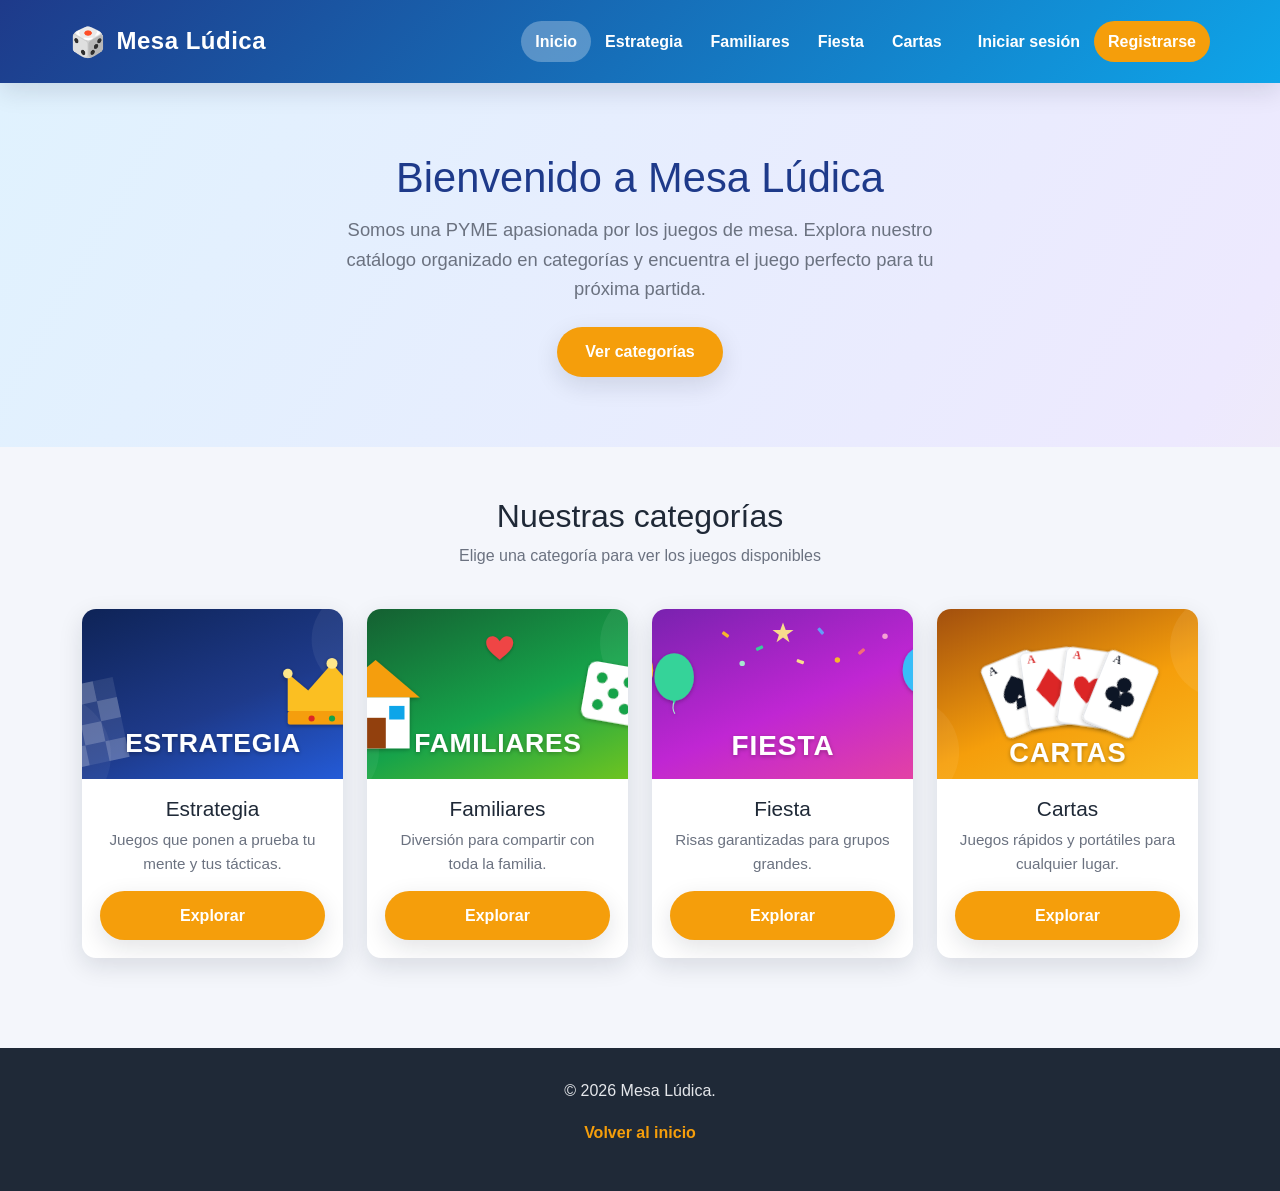
<file: index.html>
<!DOCTYPE html>
<html lang="es">
<head>
  <meta charset="UTF-8">
  <meta name="viewport" content="width=device-width, initial-scale=1.0">
  <title>Mesa Lúdica | Tu tienda de juegos de mesa</title>

  <!-- Bootstrap 5 (CDN) -->
  <link href="https://cdn.jsdelivr.net/npm/bootstrap@5.3.3/dist/css/bootstrap.min.css" rel="stylesheet">
  <!-- Estilos propios (van DESPUÉS para poder sobrescribir) -->
  <link rel="stylesheet" href="css/styles.css">
</head>
<body>

  <!-- ENCABEZADO + NAVEGACIÓN (Bootstrap navbar responsive) -->
  <header class="cabecera sticky-top">
    <nav class="navbar navbar-expand-lg container">
      <a class="navbar-brand logo" href="index.html">
        <span>🎲</span> Mesa Lúdica
      </a>
      <button class="navbar-toggler" type="button" data-bs-toggle="collapse"
              data-bs-target="#navMenu" aria-controls="navMenu"
              aria-expanded="false" aria-label="Abrir navegación">
        <span class="navbar-toggler-icon"></span>
      </button>
      <div class="collapse navbar-collapse" id="navMenu">
        <ul class="navbar-nav ms-auto align-items-lg-center menu">
          <li class="nav-item"><a class="nav-link" href="index.html">Inicio</a></li>
          <li class="nav-item"><a class="nav-link" href="estrategia.html">Estrategia</a></li>
          <li class="nav-item"><a class="nav-link" href="familiares.html">Familiares</a></li>
          <li class="nav-item"><a class="nav-link" href="fiesta.html">Fiesta</a></li>
          <li class="nav-item"><a class="nav-link" href="cartas.html">Cartas</a></li>
          <li class="nav-item ms-lg-2"><a class="nav-link nav-cta" href="registro.html">Registrarse</a></li>
        </ul>
      </div>
    </nav>
  </header>

  <!-- HERO / PORTADA -->
  <section class="hero">
    <div class="container">
      <h1>Bienvenido a Mesa Lúdica</h1>
      <p>
        Somos una PYME apasionada por los juegos de mesa. Explora nuestro catálogo
        organizado en categorías y encuentra el juego perfecto para tu próxima partida.
      </p>
      <a href="#categorias" class="boton">Ver categorías</a>
    </div>
  </section>

  <!-- CONTENIDO PRINCIPAL -->
  <main>
    <section id="categorias" class="seccion">
      <div class="container">
        <h2 class="titulo-seccion">Nuestras categorías</h2>
        <p class="subtitulo-seccion">Elige una categoría para ver los juegos disponibles</p>

        <div class="row g-4 grid-categorias">

          <article class="col-12 col-sm-6 col-lg-3">
            <div class="tarjeta-categoria h-100">
              <img src="img/cat-estrategia.svg" alt="Categoría Estrategia">
              <div class="cuerpo">
                <h3>Estrategia</h3>
                <p>Juegos que ponen a prueba tu mente y tus tácticas.</p>
                <a href="estrategia.html" class="boton">Explorar</a>
              </div>
            </div>
          </article>

          <article class="col-12 col-sm-6 col-lg-3">
            <div class="tarjeta-categoria h-100">
              <img src="img/cat-familiares.svg" alt="Categoría Familiares">
              <div class="cuerpo">
                <h3>Familiares</h3>
                <p>Diversión para compartir con toda la familia.</p>
                <a href="familiares.html" class="boton">Explorar</a>
              </div>
            </div>
          </article>

          <article class="col-12 col-sm-6 col-lg-3">
            <div class="tarjeta-categoria h-100">
              <img src="img/cat-fiesta.svg" alt="Categoría Fiesta">
              <div class="cuerpo">
                <h3>Fiesta</h3>
                <p>Risas garantizadas para grupos grandes.</p>
                <a href="fiesta.html" class="boton">Explorar</a>
              </div>
            </div>
          </article>

          <article class="col-12 col-sm-6 col-lg-3">
            <div class="tarjeta-categoria h-100">
              <img src="img/cat-cartas.svg" alt="Categoría Cartas">
              <div class="cuerpo">
                <h3>Cartas</h3>
                <p>Juegos rápidos y portátiles para cualquier lugar.</p>
                <a href="cartas.html" class="boton">Explorar</a>
              </div>
            </div>
          </article>

        </div>
      </div>
    </section>
  </main>

  <!-- PIE DE PÁGINA -->
  <footer class="pie-pagina">
    <p>&copy; 2026 Mesa Lúdica.</p>
    <p><a href="index.html">Volver al inicio</a></p>
  </footer>

  <!-- Bootstrap JS + scripts propios -->
  <script src="https://cdn.jsdelivr.net/npm/bootstrap@5.3.3/dist/js/bootstrap.bundle.min.js"></script>
  <script src="js/datos.js"></script>
  <script src="js/auth.js"></script>
  <script src="js/main.js"></script>
</body>
</html>
</file>
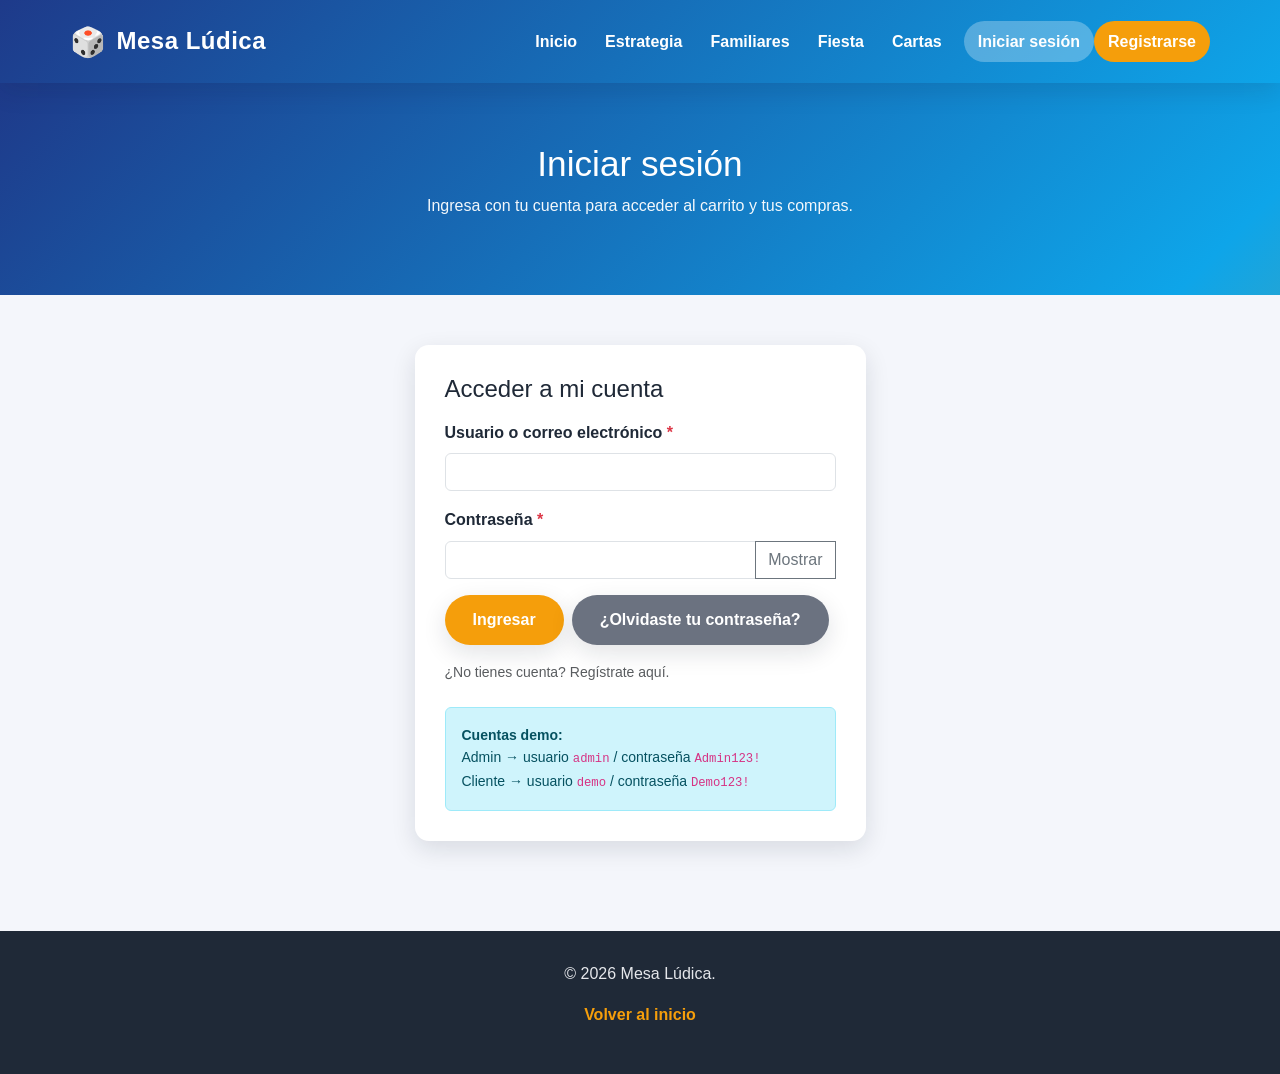
<file: admin-productos.html>
<!DOCTYPE html>
<html lang="es">
<head>
  <meta charset="UTF-8">
  <meta name="viewport" content="width=device-width, initial-scale=1.0">
  <title>Admin · Productos | Mesa Lúdica</title>

  <link href="https://cdn.jsdelivr.net/npm/bootstrap@5.3.3/dist/css/bootstrap.min.css" rel="stylesheet">
  <link rel="stylesheet" href="css/styles.css">
</head>
<body>

  <header class="cabecera sticky-top">
    <nav class="navbar navbar-expand-lg container">
      <a class="navbar-brand logo" href="index.html">
        <span>🎲</span> Mesa Lúdica
      </a>
      <button class="navbar-toggler" type="button" data-bs-toggle="collapse"
              data-bs-target="#navMenu" aria-controls="navMenu"
              aria-expanded="false" aria-label="Abrir navegación">
        <span class="navbar-toggler-icon"></span>
      </button>
      <div class="collapse navbar-collapse" id="navMenu">
        <ul class="navbar-nav ms-auto align-items-lg-center menu"></ul>
      </div>
    </nav>
  </header>

  <section class="banner-registro">
    <h1>Panel de productos</h1>
    <p>Gestiona el inventario del catálogo de Mesa Lúdica.</p>
  </section>

  <main>
    <section class="seccion">
      <div class="container">

        <!-- Tabs del panel admin -->
        <ul class="nav nav-pills mb-4 justify-content-center">
          <li class="nav-item"><a class="nav-link active" href="admin-productos.html">Productos</a></li>
          <li class="nav-item"><a class="nav-link" href="admin-usuarios.html">Usuarios</a></li>
        </ul>

        <!-- Formulario de alta/edición -->
        <div class="formulario-card mb-4">
          <h2 class="h5 mb-3" id="titulo-form">Agregar nuevo producto</h2>
          <form id="form-producto" novalidate>
            <input type="hidden" id="prod-id">
            <div class="row g-3">
              <div class="col-12 col-md-6">
                <label for="prod-nombre" class="form-label">Nombre <span class="text-danger">*</span></label>
                <input type="text" class="form-control" id="prod-nombre" required>
                <div class="invalid-feedback">Ingresa un nombre.</div>
              </div>
              <div class="col-12 col-md-6">
                <label for="prod-categoria" class="form-label">Categoría <span class="text-danger">*</span></label>
                <select class="form-select" id="prod-categoria" required>
                  <option value="">— Seleccionar —</option>
                  <option value="estrategia">Estrategia</option>
                  <option value="familiares">Familiares</option>
                  <option value="fiesta">Fiesta</option>
                  <option value="cartas">Cartas</option>
                </select>
                <div class="invalid-feedback">Selecciona una categoría.</div>
              </div>
              <div class="col-6 col-md-3">
                <label for="prod-precio" class="form-label">Precio (CLP) <span class="text-danger">*</span></label>
                <input type="number" class="form-control" id="prod-precio" min="100" step="10" required>
                <div class="invalid-feedback">Precio inválido (mínimo $100).</div>
              </div>
              <div class="col-6 col-md-3">
                <label for="prod-precio-antiguo" class="form-label">Precio antiguo <span class="text-muted">(opcional)</span></label>
                <input type="number" class="form-control" id="prod-precio-antiguo" min="0" step="10">
              </div>
              <div class="col-6 col-md-3">
                <label for="prod-stock" class="form-label">Stock <span class="text-danger">*</span></label>
                <input type="number" class="form-control" id="prod-stock" min="0" step="1" required>
                <div class="invalid-feedback">Stock inválido.</div>
              </div>
              <div class="col-6 col-md-3">
                <label for="prod-imagen" class="form-label">Ruta imagen</label>
                <input type="text" class="form-control" id="prod-imagen" placeholder="img/nombre.jpg">
              </div>
              <div class="col-12">
                <label for="prod-descripcion" class="form-label">Descripción <span class="text-danger">*</span></label>
                <textarea class="form-control" id="prod-descripcion" rows="2" required></textarea>
                <div class="invalid-feedback">Ingresa una descripción.</div>
              </div>
            </div>
            <div class="d-flex flex-wrap gap-2 mt-3">
              <button type="submit" class="boton" id="btn-guardar-prod">Agregar producto</button>
              <button type="button" class="boton boton-secundario" id="btn-cancelar-prod">Cancelar</button>
            </div>
            <div id="alerta-prod" class="mt-3" role="status" aria-live="polite"></div>
          </form>
        </div>

        <!-- Tabla de productos -->
        <div class="formulario-card">
          <div class="d-flex justify-content-between align-items-center flex-wrap gap-2 mb-3">
            <h2 class="h5 mb-0">Catálogo de productos (<span id="total-prods">0</span>)</h2>
            <input type="text" class="form-control" id="buscador-prod" placeholder="Buscar..." style="max-width:240px;">
          </div>
          <div class="table-responsive">
            <table class="table tabla-admin align-middle">
              <thead>
                <tr>
                  <th>Imagen</th>
                  <th>Nombre</th>
                  <th>Categoría</th>
                  <th class="text-end">Precio</th>
                  <th class="text-center">Stock</th>
                  <th class="text-end">Acciones</th>
                </tr>
              </thead>
              <tbody id="cuerpo-tabla-prod"></tbody>
            </table>
          </div>
        </div>

      </div>
    </section>
  </main>

  <footer class="pie-pagina">
    <p>&copy; 2026 Mesa Lúdica.</p>
    <p><a href="index.html">Volver al inicio</a></p>
  </footer>

  <script src="https://cdn.jsdelivr.net/npm/bootstrap@5.3.3/dist/js/bootstrap.bundle.min.js"></script>
  <script src="js/datos.js"></script>
  <script src="js/auth.js"></script>
  <script src="js/main.js"></script>
  <script src="js/admin.js"></script>
</body>
</html>
</file>
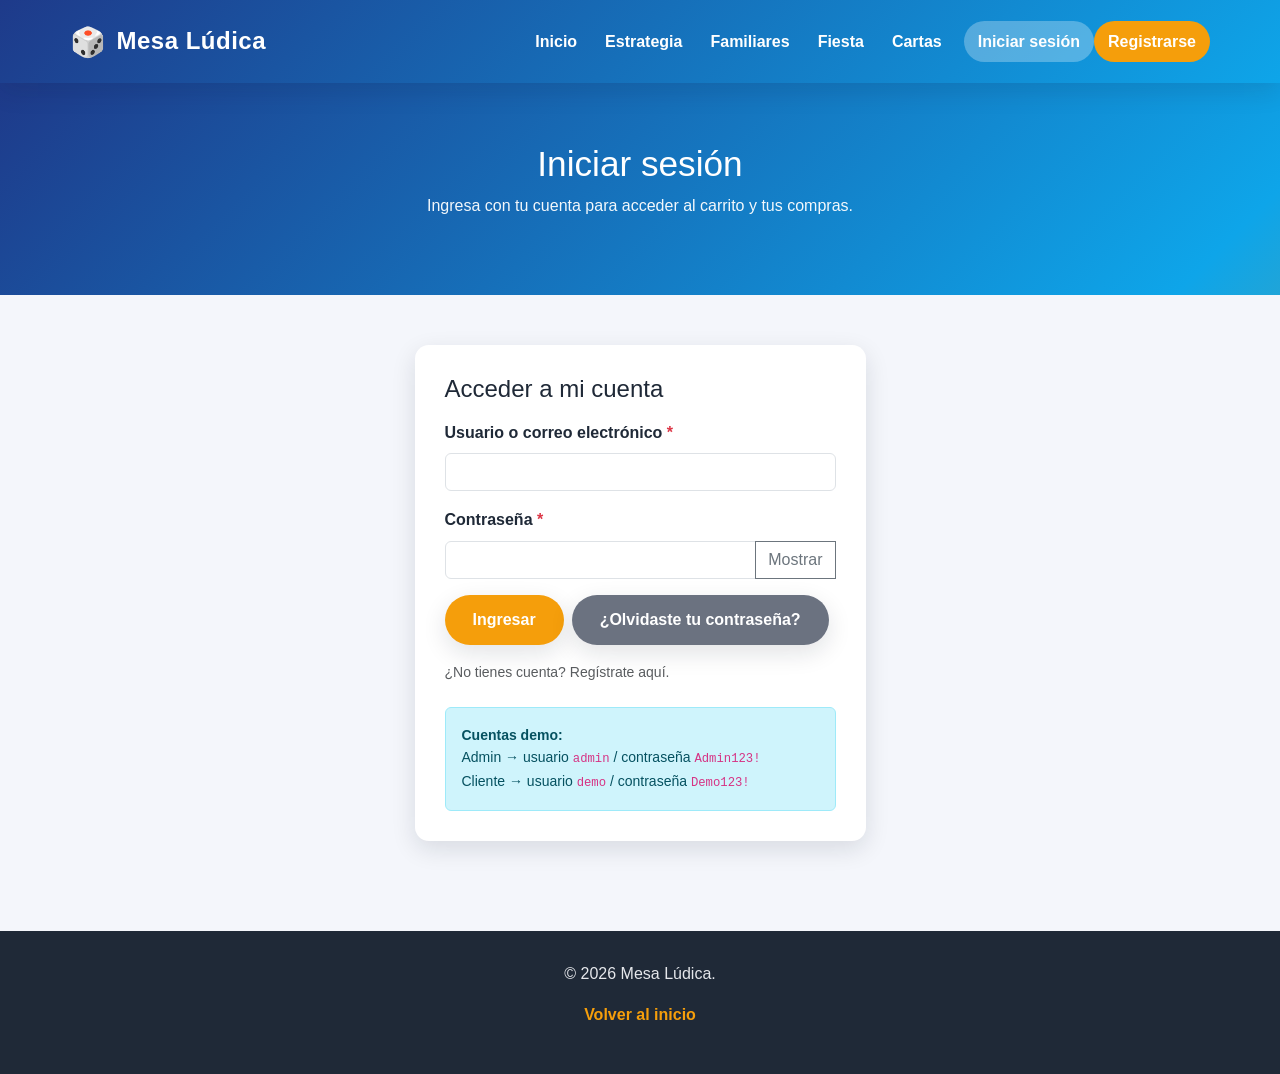
<file: admin-usuarios.html>
<!DOCTYPE html>
<html lang="es">
<head>
  <meta charset="UTF-8">
  <meta name="viewport" content="width=device-width, initial-scale=1.0">
  <title>Admin · Usuarios | Mesa Lúdica</title>

  <link href="https://cdn.jsdelivr.net/npm/bootstrap@5.3.3/dist/css/bootstrap.min.css" rel="stylesheet">
  <link rel="stylesheet" href="css/styles.css">
</head>
<body>

  <header class="cabecera sticky-top">
    <nav class="navbar navbar-expand-lg container">
      <a class="navbar-brand logo" href="index.html">
        <span>🎲</span> Mesa Lúdica
      </a>
      <button class="navbar-toggler" type="button" data-bs-toggle="collapse"
              data-bs-target="#navMenu" aria-controls="navMenu"
              aria-expanded="false" aria-label="Abrir navegación">
        <span class="navbar-toggler-icon"></span>
      </button>
      <div class="collapse navbar-collapse" id="navMenu">
        <ul class="navbar-nav ms-auto align-items-lg-center menu"></ul>
      </div>
    </nav>
  </header>

  <section class="banner-registro">
    <h1>Panel de usuarios</h1>
    <p>Visualiza y gestiona las cuentas registradas.</p>
  </section>

  <main>
    <section class="seccion">
      <div class="container">

        <ul class="nav nav-pills mb-4 justify-content-center">
          <li class="nav-item"><a class="nav-link" href="admin-productos.html">Productos</a></li>
          <li class="nav-item"><a class="nav-link active" href="admin-usuarios.html">Usuarios</a></li>
        </ul>

        <div class="formulario-card">
          <div class="d-flex justify-content-between align-items-center flex-wrap gap-2 mb-3">
            <h2 class="h5 mb-0">Usuarios registrados (<span id="total-usrs">0</span>)</h2>
            <input type="text" class="form-control" id="buscador-usr" placeholder="Buscar por nombre o correo..." style="max-width:280px;">
          </div>
          <div class="table-responsive">
            <table class="table tabla-admin align-middle">
              <thead>
                <tr>
                  <th>Nombre</th>
                  <th>Usuario</th>
                  <th>Correo</th>
                  <th class="text-center">Rol</th>
                  <th>Dirección</th>
                  <th class="text-end">Acciones</th>
                </tr>
              </thead>
              <tbody id="cuerpo-tabla-usr"></tbody>
            </table>
          </div>
          <p class="text-muted small mb-0 mt-2">
            * No puedes eliminar tu propia cuenta ni cambiar tu propio rol.
          </p>
        </div>

      </div>
    </section>
  </main>

  <footer class="pie-pagina">
    <p>&copy; 2026 Mesa Lúdica.</p>
    <p><a href="index.html">Volver al inicio</a></p>
  </footer>

  <script src="https://cdn.jsdelivr.net/npm/bootstrap@5.3.3/dist/js/bootstrap.bundle.min.js"></script>
  <script src="js/datos.js"></script>
  <script src="js/auth.js"></script>
  <script src="js/main.js"></script>
  <script src="js/admin.js"></script>
</body>
</html>
</file>
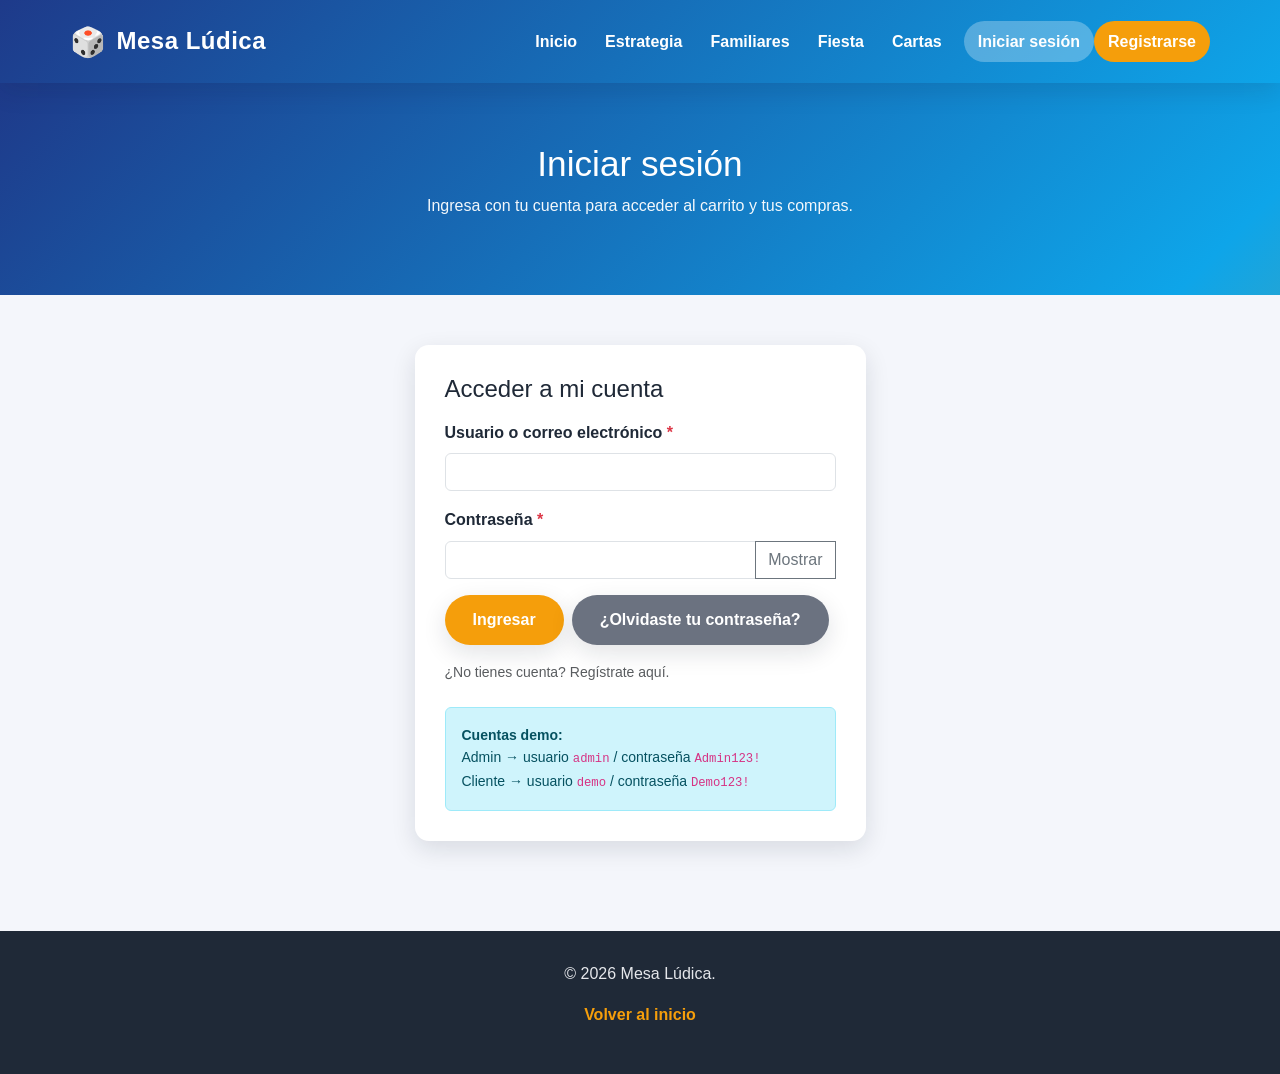
<file: carrito.html>
<!DOCTYPE html>
<html lang="es">
<head>
  <meta charset="UTF-8">
  <meta name="viewport" content="width=device-width, initial-scale=1.0">
  <title>Mi carrito | Mesa Lúdica</title>

  <link href="https://cdn.jsdelivr.net/npm/bootstrap@5.3.3/dist/css/bootstrap.min.css" rel="stylesheet">
  <link rel="stylesheet" href="css/styles.css">
</head>
<body>

  <header class="cabecera sticky-top">
    <nav class="navbar navbar-expand-lg container">
      <a class="navbar-brand logo" href="index.html">
        <span>🎲</span> Mesa Lúdica
      </a>
      <button class="navbar-toggler" type="button" data-bs-toggle="collapse"
              data-bs-target="#navMenu" aria-controls="navMenu"
              aria-expanded="false" aria-label="Abrir navegación">
        <span class="navbar-toggler-icon"></span>
      </button>
      <div class="collapse navbar-collapse" id="navMenu">
        <ul class="navbar-nav ms-auto align-items-lg-center menu"></ul>
      </div>
    </nav>
  </header>

  <section class="banner-registro">
    <h1>Mi carrito</h1>
    <p>Revisa los juegos antes de finalizar tu compra.</p>
  </section>

  <main>
    <section class="seccion">
      <div class="container">

        <!-- Carrito vacío -->
        <div id="carrito-vacio" class="formulario-card text-center d-none">
          <h2 class="h4 mb-3">Tu carrito está vacío</h2>
          <p class="text-muted mb-4">Explora nuestras categorías y agrega los juegos que te gusten.</p>
          <a href="index.html" class="boton">Ver categorías</a>
        </div>

        <!-- Carrito con items -->
        <div id="carrito-lleno" class="d-none">
          <div class="row g-4">
            <div class="col-12 col-lg-8">
              <div class="formulario-card">
                <h2 class="h4 mb-3">Productos en tu carrito</h2>

                <div class="table-responsive">
                  <table class="table tabla-carrito align-middle">
                    <thead>
                      <tr>
                        <th scope="col">Producto</th>
                        <th scope="col" class="text-end">Precio</th>
                        <th scope="col" class="text-center">Cantidad</th>
                        <th scope="col" class="text-end">Subtotal</th>
                        <th scope="col"></th>
                      </tr>
                    </thead>
                    <tbody id="cuerpo-carrito"></tbody>
                  </table>
                </div>

                <button type="button" class="boton boton-secundario mt-3" id="btn-vaciar">Vaciar carrito</button>
              </div>
            </div>

            <div class="col-12 col-lg-4">
              <div class="formulario-card">
                <h2 class="h4 mb-3">Resumen</h2>
                <div class="d-flex justify-content-between mb-2">
                  <span>Subtotal</span>
                  <span id="resumen-subtotal">$0</span>
                </div>
                <div class="d-flex justify-content-between mb-2">
                  <span>Envío</span>
                  <span id="resumen-envio">$0</span>
                </div>
                <hr>
                <div class="d-flex justify-content-between fw-bold fs-5 mb-4">
                  <span>Total</span>
                  <span id="resumen-total" class="text-primary">$0</span>
                </div>
                <button type="button" class="boton w-100" id="btn-pagar">Pagar ahora</button>
                <p class="text-muted small mt-3 mb-0">
                  * Esta es una simulación académica. No se realiza ningún cobro real.
                </p>
              </div>
            </div>
          </div>
        </div>

      </div>
    </section>
  </main>

  <footer class="pie-pagina">
    <p>&copy; 2026 Mesa Lúdica.</p>
    <p><a href="index.html">Volver al inicio</a></p>
  </footer>

  <!-- Modal de pago exitoso -->
  <div class="modal fade" id="modalPago" tabindex="-1" aria-labelledby="modalPagoLabel" aria-hidden="true">
    <div class="modal-dialog modal-dialog-centered">
      <div class="modal-content">
        <div class="modal-header modal-header-exito">
          <h5 class="modal-title" id="modalPagoLabel">¡Pago simulado con éxito! 🎉</h5>
          <button type="button" class="btn-close btn-close-white" data-bs-dismiss="modal" aria-label="Cerrar"></button>
        </div>
        <div class="modal-body">
          <p>Tu compra fue registrada correctamente con el número:</p>
          <p class="fs-5 fw-bold text-center mt-2 mb-3" id="modal-numero-compra">—</p>
          <p class="text-muted small mb-0">Puedes ver el detalle desde "Mis compras".</p>
        </div>
        <div class="modal-footer">
          <a href="index.html" class="boton boton-secundario">Seguir comprando</a>
          <a href="mis-compras.html" class="boton">Ver mis compras</a>
        </div>
      </div>
    </div>
  </div>

  <script src="https://cdn.jsdelivr.net/npm/bootstrap@5.3.3/dist/js/bootstrap.bundle.min.js"></script>
  <script src="js/datos.js"></script>
  <script src="js/auth.js"></script>
  <script src="js/main.js"></script>
  <script src="js/carrito.js"></script>
</body>
</html>
</file>
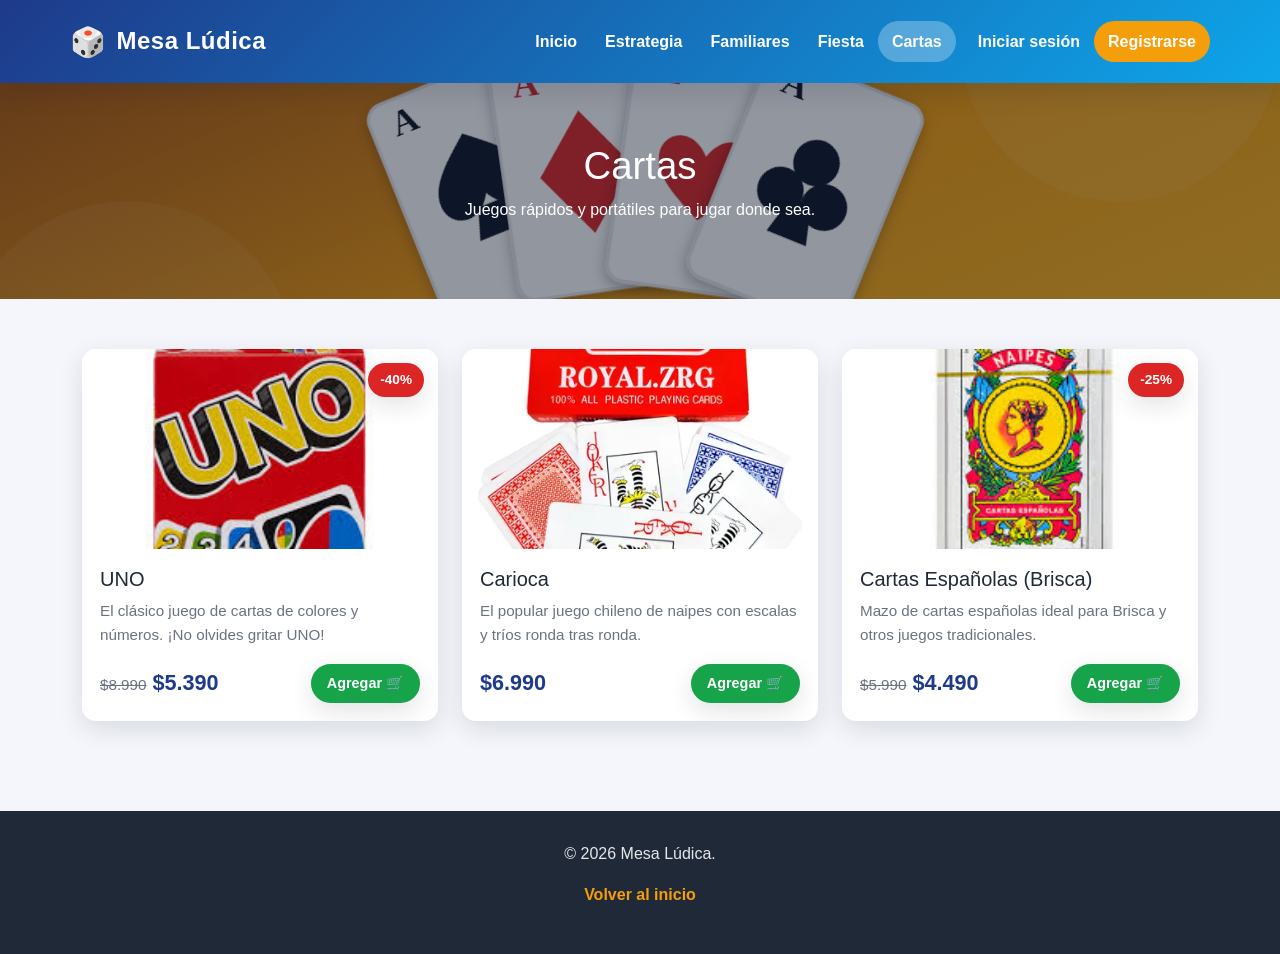
<file: cartas.html>
<!DOCTYPE html>
<html lang="es">
<head>
  <meta charset="UTF-8">
  <meta name="viewport" content="width=device-width, initial-scale=1.0">
  <title>Cartas | Mesa Lúdica</title>

  <link href="https://cdn.jsdelivr.net/npm/bootstrap@5.3.3/dist/css/bootstrap.min.css" rel="stylesheet">
  <link rel="stylesheet" href="css/styles.css">
</head>
<body data-categoria="cartas">

  <header class="cabecera sticky-top">
    <nav class="navbar navbar-expand-lg container">
      <a class="navbar-brand logo" href="index.html">
        <span>🎲</span> Mesa Lúdica
      </a>
      <button class="navbar-toggler" type="button" data-bs-toggle="collapse"
              data-bs-target="#navMenu" aria-controls="navMenu"
              aria-expanded="false" aria-label="Abrir navegación">
        <span class="navbar-toggler-icon"></span>
      </button>
      <div class="collapse navbar-collapse" id="navMenu">
        <ul class="navbar-nav ms-auto align-items-lg-center menu">
          <li class="nav-item"><a class="nav-link" href="index.html">Inicio</a></li>
          <li class="nav-item"><a class="nav-link" href="estrategia.html">Estrategia</a></li>
          <li class="nav-item"><a class="nav-link" href="familiares.html">Familiares</a></li>
          <li class="nav-item"><a class="nav-link" href="fiesta.html">Fiesta</a></li>
          <li class="nav-item"><a class="nav-link" href="cartas.html">Cartas</a></li>
          <li class="nav-item ms-lg-2"><a class="nav-link nav-cta" href="registro.html">Registrarse</a></li>
        </ul>
      </div>
    </nav>
  </header>

  <section class="banner-categoria" style="background-image: url('img/cat-cartas.svg');">
    <h1>Cartas</h1>
    <p>Juegos rápidos y portátiles para jugar donde sea.</p>
  </section>

  <main>
    <section class="seccion">
      <div class="container">
        <!-- Las fichas se renderizan dinámicamente desde Datos.productos -->
        <div class="row g-4" id="contenedor-juegos"></div>
      </div>
    </section>
  </main>

  <footer class="pie-pagina">
    <p>&copy; 2026 Mesa Lúdica.</p>
    <p><a href="index.html">Volver al inicio</a></p>
  </footer>

  <script src="https://cdn.jsdelivr.net/npm/bootstrap@5.3.3/dist/js/bootstrap.bundle.min.js"></script>
  <script src="js/datos.js"></script>
  <script src="js/auth.js"></script>
  <script src="js/main.js"></script>
  <script src="js/catalogo.js"></script>
</body>
</html>
</file>
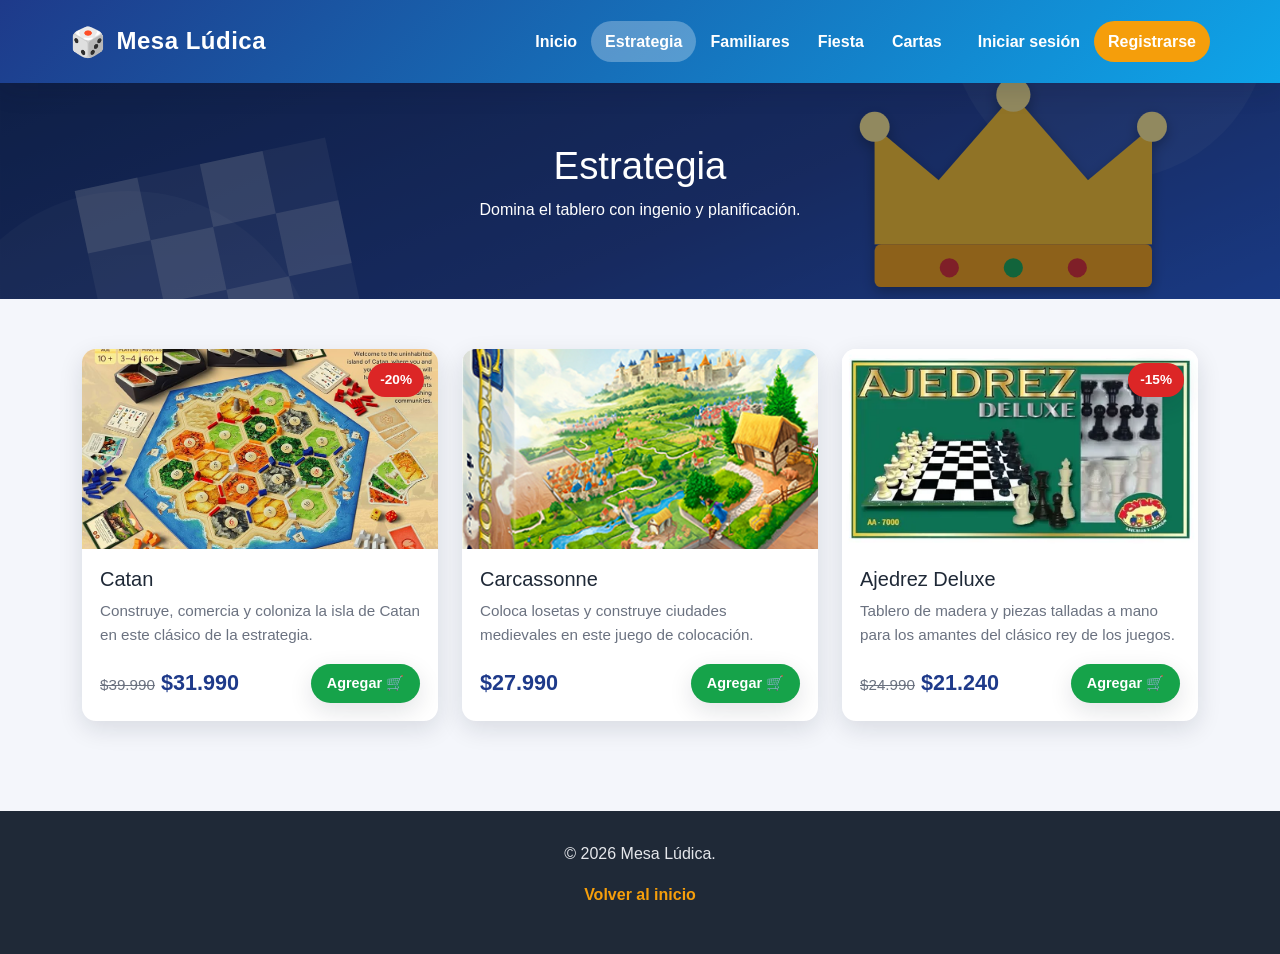
<file: estrategia.html>
<!DOCTYPE html>
<html lang="es">
<head>
  <meta charset="UTF-8">
  <meta name="viewport" content="width=device-width, initial-scale=1.0">
  <title>Estrategia | Mesa Lúdica</title>

  <link href="https://cdn.jsdelivr.net/npm/bootstrap@5.3.3/dist/css/bootstrap.min.css" rel="stylesheet">
  <link rel="stylesheet" href="css/styles.css">
</head>
<body data-categoria="estrategia">

  <header class="cabecera sticky-top">
    <nav class="navbar navbar-expand-lg container">
      <a class="navbar-brand logo" href="index.html">
        <span>🎲</span> Mesa Lúdica
      </a>
      <button class="navbar-toggler" type="button" data-bs-toggle="collapse"
              data-bs-target="#navMenu" aria-controls="navMenu"
              aria-expanded="false" aria-label="Abrir navegación">
        <span class="navbar-toggler-icon"></span>
      </button>
      <div class="collapse navbar-collapse" id="navMenu">
        <ul class="navbar-nav ms-auto align-items-lg-center menu">
          <li class="nav-item"><a class="nav-link" href="index.html">Inicio</a></li>
          <li class="nav-item"><a class="nav-link" href="estrategia.html">Estrategia</a></li>
          <li class="nav-item"><a class="nav-link" href="familiares.html">Familiares</a></li>
          <li class="nav-item"><a class="nav-link" href="fiesta.html">Fiesta</a></li>
          <li class="nav-item"><a class="nav-link" href="cartas.html">Cartas</a></li>
          <li class="nav-item ms-lg-2"><a class="nav-link nav-cta" href="registro.html">Registrarse</a></li>
        </ul>
      </div>
    </nav>
  </header>

  <section class="banner-categoria" style="background-image: url('img/cat-estrategia.svg');">
    <h1>Estrategia</h1>
    <p>Domina el tablero con ingenio y planificación.</p>
  </section>

  <main>
    <section class="seccion">
      <div class="container">
        <!-- Las fichas se renderizan dinámicamente desde Datos.productos -->
        <div class="row g-4" id="contenedor-juegos"></div>
      </div>
    </section>
  </main>

  <footer class="pie-pagina">
    <p>&copy; 2026 Mesa Lúdica.</p>
    <p><a href="index.html">Volver al inicio</a></p>
  </footer>

  <script src="https://cdn.jsdelivr.net/npm/bootstrap@5.3.3/dist/js/bootstrap.bundle.min.js"></script>
  <script src="js/datos.js"></script>
  <script src="js/auth.js"></script>
  <script src="js/main.js"></script>
  <script src="js/catalogo.js"></script>
</body>
</html>
</file>
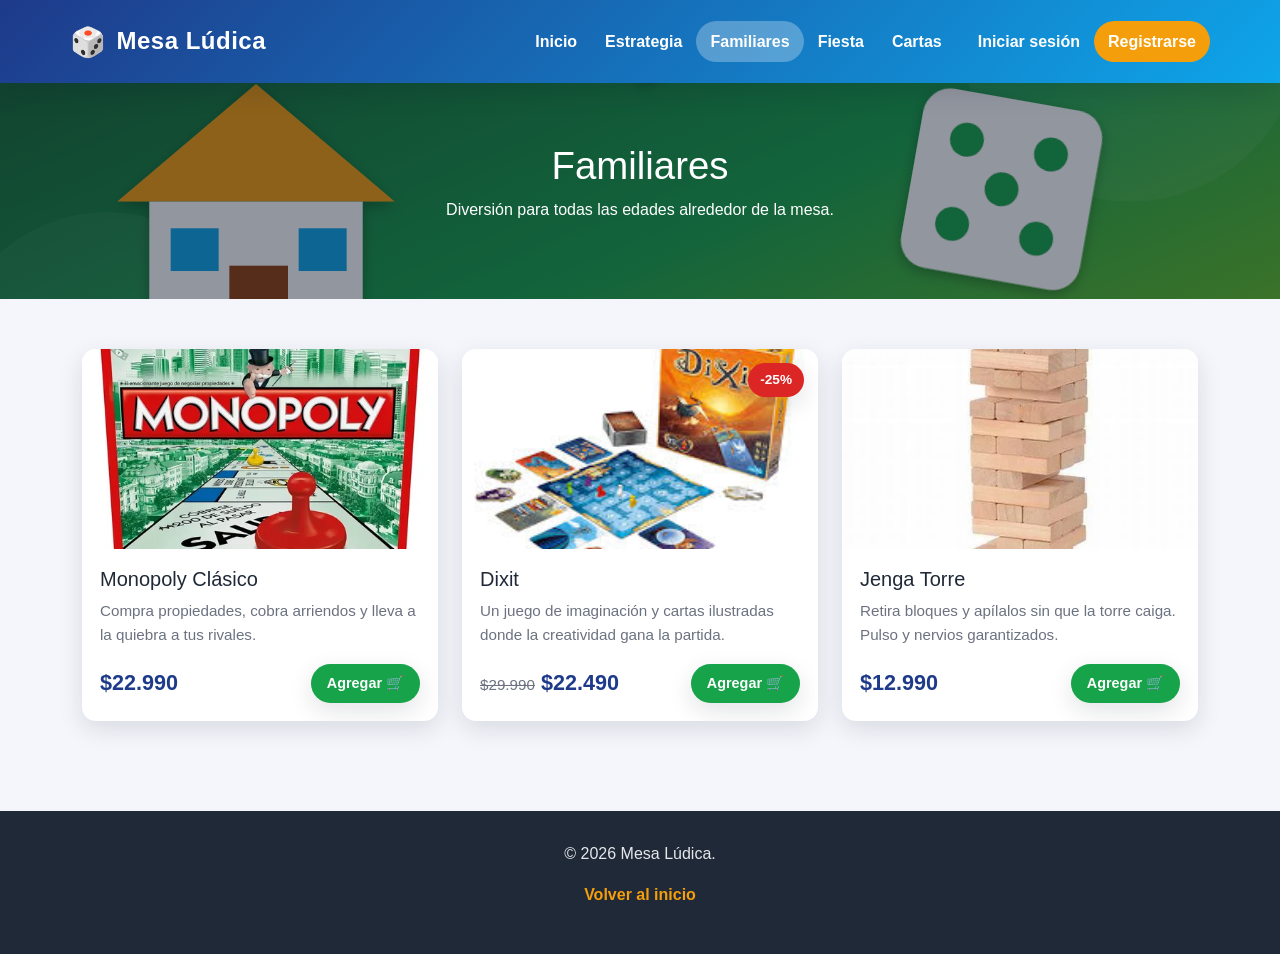
<file: familiares.html>
<!DOCTYPE html>
<html lang="es">
<head>
  <meta charset="UTF-8">
  <meta name="viewport" content="width=device-width, initial-scale=1.0">
  <title>Familiares | Mesa Lúdica</title>

  <link href="https://cdn.jsdelivr.net/npm/bootstrap@5.3.3/dist/css/bootstrap.min.css" rel="stylesheet">
  <link rel="stylesheet" href="css/styles.css">
</head>
<body data-categoria="familiares">

  <header class="cabecera sticky-top">
    <nav class="navbar navbar-expand-lg container">
      <a class="navbar-brand logo" href="index.html">
        <span>🎲</span> Mesa Lúdica
      </a>
      <button class="navbar-toggler" type="button" data-bs-toggle="collapse"
              data-bs-target="#navMenu" aria-controls="navMenu"
              aria-expanded="false" aria-label="Abrir navegación">
        <span class="navbar-toggler-icon"></span>
      </button>
      <div class="collapse navbar-collapse" id="navMenu">
        <ul class="navbar-nav ms-auto align-items-lg-center menu">
          <li class="nav-item"><a class="nav-link" href="index.html">Inicio</a></li>
          <li class="nav-item"><a class="nav-link" href="estrategia.html">Estrategia</a></li>
          <li class="nav-item"><a class="nav-link" href="familiares.html">Familiares</a></li>
          <li class="nav-item"><a class="nav-link" href="fiesta.html">Fiesta</a></li>
          <li class="nav-item"><a class="nav-link" href="cartas.html">Cartas</a></li>
          <li class="nav-item ms-lg-2"><a class="nav-link nav-cta" href="registro.html">Registrarse</a></li>
        </ul>
      </div>
    </nav>
  </header>

  <section class="banner-categoria" style="background-image: url('img/cat-familiares.svg');">
    <h1>Familiares</h1>
    <p>Diversión para todas las edades alrededor de la mesa.</p>
  </section>

  <main>
    <section class="seccion">
      <div class="container">
        <!-- Las fichas se renderizan dinámicamente desde Datos.productos -->
        <div class="row g-4" id="contenedor-juegos"></div>
      </div>
    </section>
  </main>

  <footer class="pie-pagina">
    <p>&copy; 2026 Mesa Lúdica.</p>
    <p><a href="index.html">Volver al inicio</a></p>
  </footer>

  <script src="https://cdn.jsdelivr.net/npm/bootstrap@5.3.3/dist/js/bootstrap.bundle.min.js"></script>
  <script src="js/datos.js"></script>
  <script src="js/auth.js"></script>
  <script src="js/main.js"></script>
  <script src="js/catalogo.js"></script>
</body>
</html>
</file>
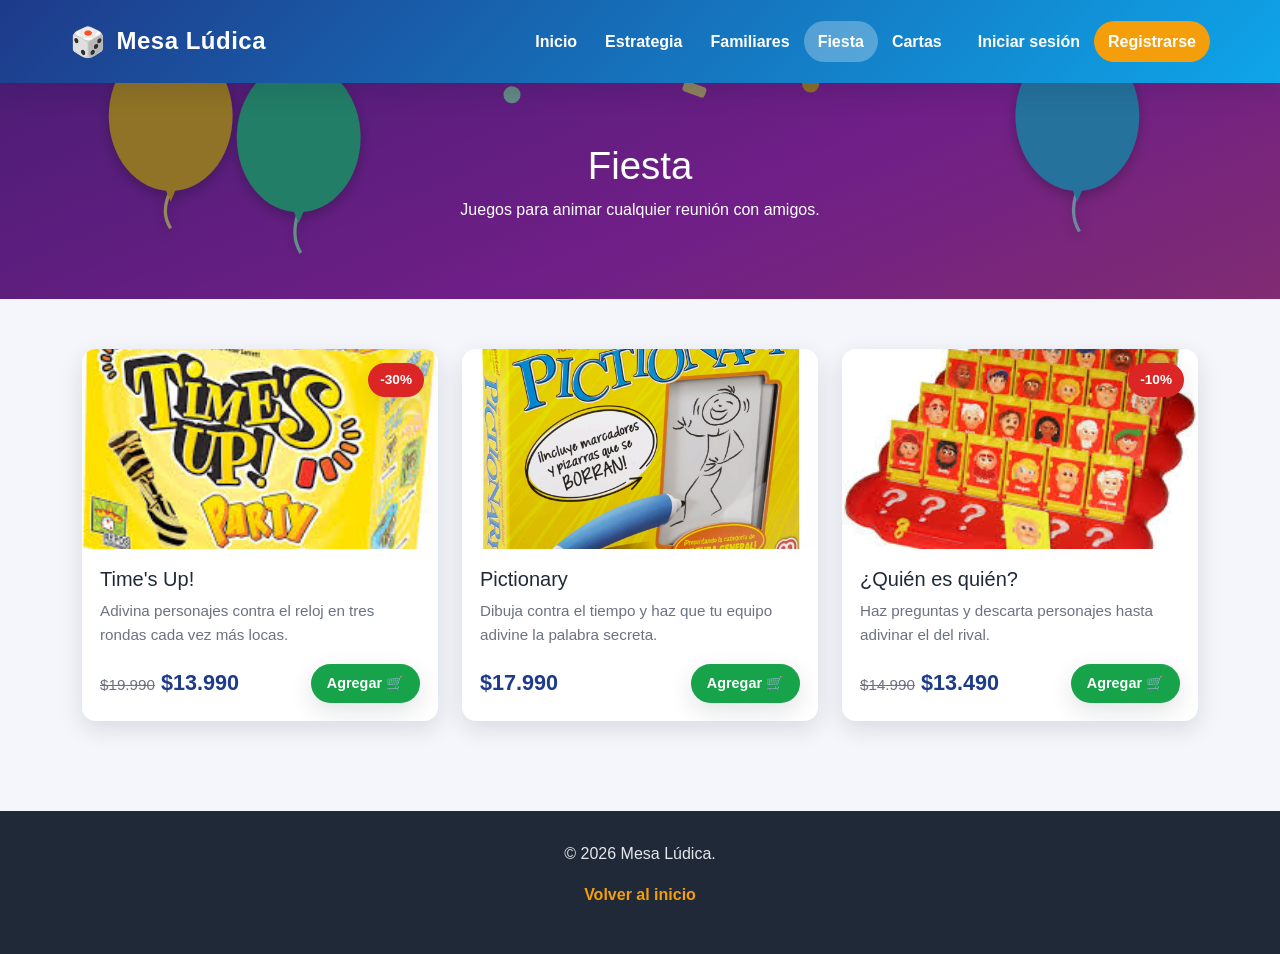
<file: fiesta.html>
<!DOCTYPE html>
<html lang="es">
<head>
  <meta charset="UTF-8">
  <meta name="viewport" content="width=device-width, initial-scale=1.0">
  <title>Fiesta | Mesa Lúdica</title>

  <link href="https://cdn.jsdelivr.net/npm/bootstrap@5.3.3/dist/css/bootstrap.min.css" rel="stylesheet">
  <link rel="stylesheet" href="css/styles.css">
</head>
<body data-categoria="fiesta">

  <header class="cabecera sticky-top">
    <nav class="navbar navbar-expand-lg container">
      <a class="navbar-brand logo" href="index.html">
        <span>🎲</span> Mesa Lúdica
      </a>
      <button class="navbar-toggler" type="button" data-bs-toggle="collapse"
              data-bs-target="#navMenu" aria-controls="navMenu"
              aria-expanded="false" aria-label="Abrir navegación">
        <span class="navbar-toggler-icon"></span>
      </button>
      <div class="collapse navbar-collapse" id="navMenu">
        <ul class="navbar-nav ms-auto align-items-lg-center menu">
          <li class="nav-item"><a class="nav-link" href="index.html">Inicio</a></li>
          <li class="nav-item"><a class="nav-link" href="estrategia.html">Estrategia</a></li>
          <li class="nav-item"><a class="nav-link" href="familiares.html">Familiares</a></li>
          <li class="nav-item"><a class="nav-link" href="fiesta.html">Fiesta</a></li>
          <li class="nav-item"><a class="nav-link" href="cartas.html">Cartas</a></li>
          <li class="nav-item ms-lg-2"><a class="nav-link nav-cta" href="registro.html">Registrarse</a></li>
        </ul>
      </div>
    </nav>
  </header>

  <section class="banner-categoria" style="background-image: url('img/cat-fiesta.svg');">
    <h1>Fiesta</h1>
    <p>Juegos para animar cualquier reunión con amigos.</p>
  </section>

  <main>
    <section class="seccion">
      <div class="container">
        <!-- Las fichas se renderizan dinámicamente desde Datos.productos -->
        <div class="row g-4" id="contenedor-juegos"></div>
      </div>
    </section>
  </main>

  <footer class="pie-pagina">
    <p>&copy; 2026 Mesa Lúdica.</p>
    <p><a href="index.html">Volver al inicio</a></p>
  </footer>

  <script src="https://cdn.jsdelivr.net/npm/bootstrap@5.3.3/dist/js/bootstrap.bundle.min.js"></script>
  <script src="js/datos.js"></script>
  <script src="js/auth.js"></script>
  <script src="js/main.js"></script>
  <script src="js/catalogo.js"></script>
</body>
</html>
</file>
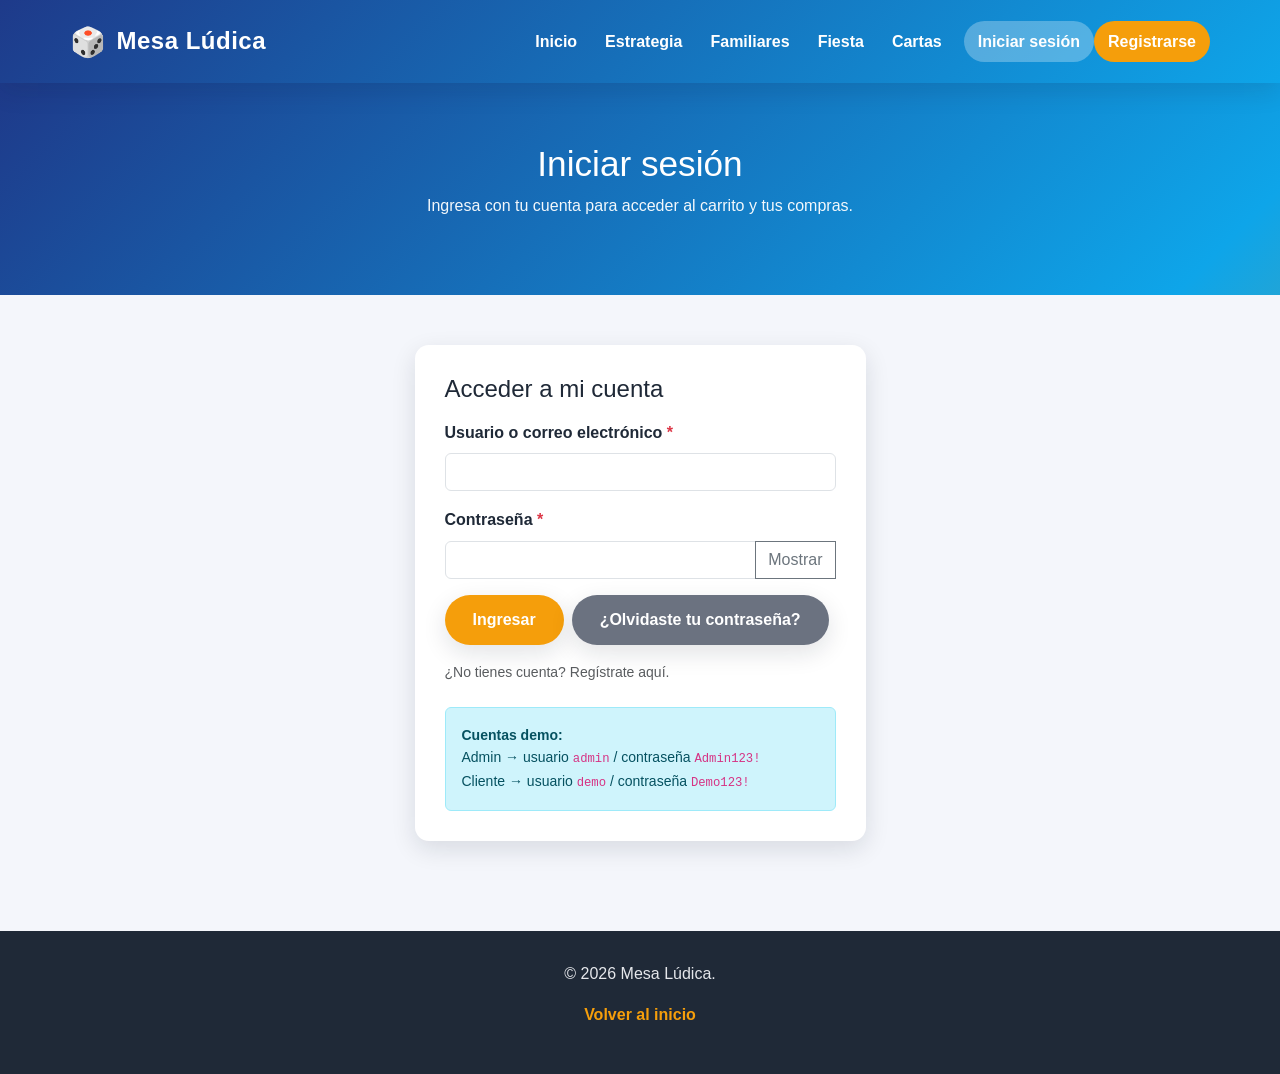
<file: login.html>
<!DOCTYPE html>
<html lang="es">
<head>
  <meta charset="UTF-8">
  <meta name="viewport" content="width=device-width, initial-scale=1.0">
  <title>Iniciar sesión | Mesa Lúdica</title>

  <link href="https://cdn.jsdelivr.net/npm/bootstrap@5.3.3/dist/css/bootstrap.min.css" rel="stylesheet">
  <link rel="stylesheet" href="css/styles.css">
</head>
<body>

  <header class="cabecera sticky-top">
    <nav class="navbar navbar-expand-lg container">
      <a class="navbar-brand logo" href="index.html">
        <span>🎲</span> Mesa Lúdica
      </a>
      <button class="navbar-toggler" type="button" data-bs-toggle="collapse"
              data-bs-target="#navMenu" aria-controls="navMenu"
              aria-expanded="false" aria-label="Abrir navegación">
        <span class="navbar-toggler-icon"></span>
      </button>
      <div class="collapse navbar-collapse" id="navMenu">
        <ul class="navbar-nav ms-auto align-items-lg-center menu">
          <!-- main.js inyecta los enlaces dinámicamente -->
        </ul>
      </div>
    </nav>
  </header>

  <section class="banner-registro">
    <h1>Iniciar sesión</h1>
    <p>Ingresa con tu cuenta para acceder al carrito y tus compras.</p>
  </section>

  <main>
    <section class="seccion">
      <div class="container">
        <div class="row justify-content-center">
          <div class="col-12 col-md-8 col-lg-5">

            <div class="formulario-card">
              <h2 class="h4 mb-3">Acceder a mi cuenta</h2>

              <form id="form-login" novalidate>
                <div class="mb-3">
                  <label for="usuario" class="form-label">Usuario o correo electrónico <span class="text-danger">*</span></label>
                  <input type="text" class="form-control" id="usuario" name="usuario" autocomplete="username" required>
                  <div class="invalid-feedback">Ingresa tu usuario o correo.</div>
                </div>

                <div class="mb-3">
                  <label for="password" class="form-label">Contraseña <span class="text-danger">*</span></label>
                  <div class="input-group">
                    <input type="password" class="form-control" id="password" name="password"
                           autocomplete="current-password" required>
                    <button type="button" class="btn btn-outline-secondary" id="toggle-password" aria-label="Mostrar u ocultar contraseña">Mostrar</button>
                    <div class="invalid-feedback">Ingresa tu contraseña.</div>
                  </div>
                </div>

                <div class="d-flex flex-wrap gap-2 mt-3">
                  <button type="submit" class="boton">Ingresar</button>
                  <a href="recuperar.html" class="boton boton-secundario">¿Olvidaste tu contraseña?</a>
                </div>

                <p class="mt-3 mb-0 text-muted small">
                  ¿No tienes cuenta? <a href="registro.html">Regístrate aquí</a>.
                </p>

                <div id="alerta-resultado" class="mt-4" role="status" aria-live="polite"></div>
              </form>

              <!-- Recordatorio de cuentas de demostración -->
              <div class="alert alert-info mt-4 small mb-0">
                <strong>Cuentas demo:</strong><br>
                Admin → usuario <code>admin</code> / contraseña <code>Admin123!</code><br>
                Cliente → usuario <code>demo</code> / contraseña <code>Demo123!</code>
              </div>
            </div>

          </div>
        </div>
      </div>
    </section>
  </main>

  <footer class="pie-pagina">
    <p>&copy; 2026 Mesa Lúdica.</p>
    <p><a href="index.html">Volver al inicio</a></p>
  </footer>

  <script src="https://cdn.jsdelivr.net/npm/bootstrap@5.3.3/dist/js/bootstrap.bundle.min.js"></script>
  <script src="js/datos.js"></script>
  <script src="js/auth.js"></script>
  <script src="js/main.js"></script>
  <script src="js/login.js"></script>
</body>
</html>
</file>
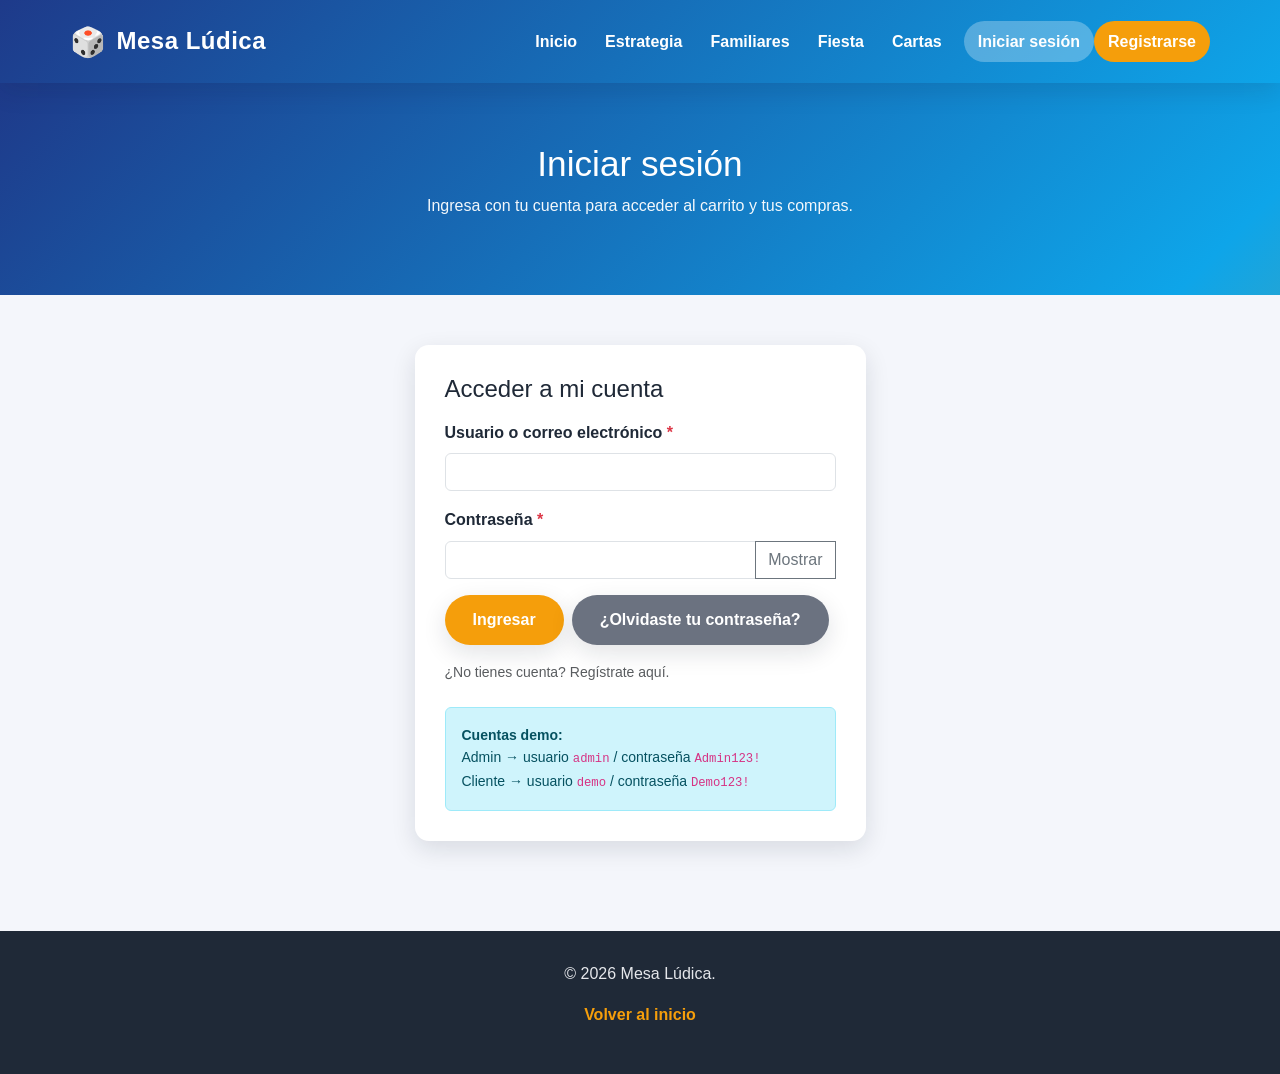
<file: mis-compras.html>
<!DOCTYPE html>
<html lang="es">
<head>
  <meta charset="UTF-8">
  <meta name="viewport" content="width=device-width, initial-scale=1.0">
  <title>Mis compras | Mesa Lúdica</title>

  <link href="https://cdn.jsdelivr.net/npm/bootstrap@5.3.3/dist/css/bootstrap.min.css" rel="stylesheet">
  <link rel="stylesheet" href="css/styles.css">
</head>
<body>

  <header class="cabecera sticky-top">
    <nav class="navbar navbar-expand-lg container">
      <a class="navbar-brand logo" href="index.html">
        <span>🎲</span> Mesa Lúdica
      </a>
      <button class="navbar-toggler" type="button" data-bs-toggle="collapse"
              data-bs-target="#navMenu" aria-controls="navMenu"
              aria-expanded="false" aria-label="Abrir navegación">
        <span class="navbar-toggler-icon"></span>
      </button>
      <div class="collapse navbar-collapse" id="navMenu">
        <ul class="navbar-nav ms-auto align-items-lg-center menu"></ul>
      </div>
    </nav>
  </header>

  <section class="banner-registro">
    <h1>Mis compras</h1>
    <p>Historial de tus pedidos en Mesa Lúdica.</p>
  </section>

  <main>
    <section class="seccion">
      <div class="container">

        <div id="sin-compras" class="formulario-card text-center d-none">
          <h2 class="h4 mb-3">Aún no tienes compras registradas</h2>
          <p class="text-muted mb-4">Cuando finalices una compra, aparecerá aquí.</p>
          <a href="index.html" class="boton">Ver catálogo</a>
        </div>

        <div id="listado-compras"></div>

      </div>
    </section>
  </main>

  <footer class="pie-pagina">
    <p>&copy; 2026 Mesa Lúdica.</p>
    <p><a href="index.html">Volver al inicio</a></p>
  </footer>

  <script src="https://cdn.jsdelivr.net/npm/bootstrap@5.3.3/dist/js/bootstrap.bundle.min.js"></script>
  <script src="js/datos.js"></script>
  <script src="js/auth.js"></script>
  <script src="js/main.js"></script>
  <script src="js/mis-compras.js"></script>
</body>
</html>
</file>
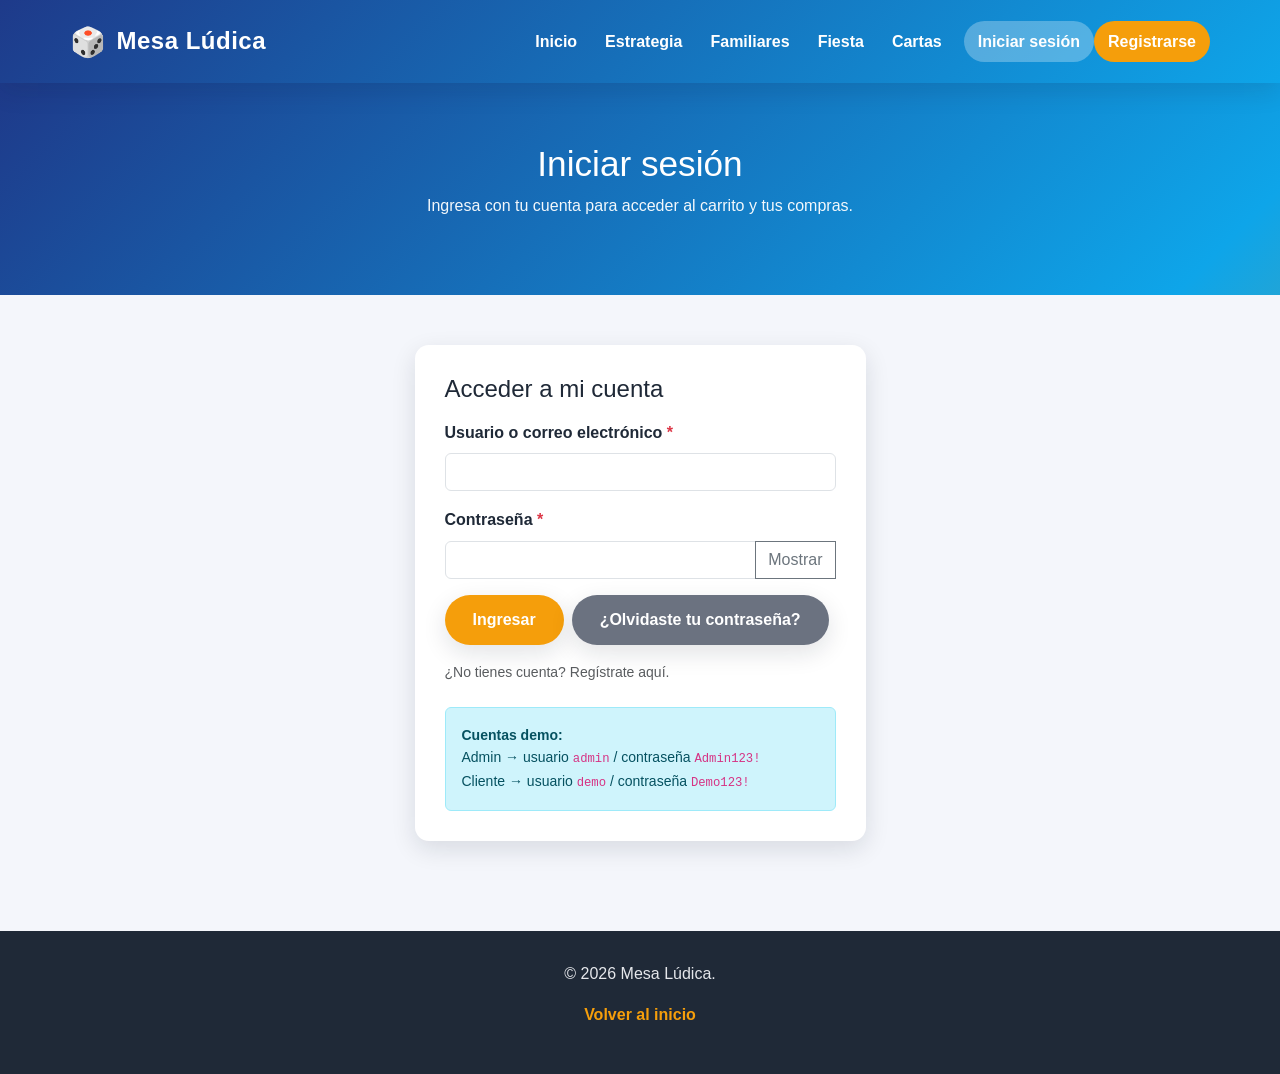
<file: perfil.html>
<!DOCTYPE html>
<html lang="es">
<head>
  <meta charset="UTF-8">
  <meta name="viewport" content="width=device-width, initial-scale=1.0">
  <title>Mi perfil | Mesa Lúdica</title>

  <link href="https://cdn.jsdelivr.net/npm/bootstrap@5.3.3/dist/css/bootstrap.min.css" rel="stylesheet">
  <link rel="stylesheet" href="css/styles.css">
</head>
<body>

  <header class="cabecera sticky-top">
    <nav class="navbar navbar-expand-lg container">
      <a class="navbar-brand logo" href="index.html">
        <span>🎲</span> Mesa Lúdica
      </a>
      <button class="navbar-toggler" type="button" data-bs-toggle="collapse"
              data-bs-target="#navMenu" aria-controls="navMenu"
              aria-expanded="false" aria-label="Abrir navegación">
        <span class="navbar-toggler-icon"></span>
      </button>
      <div class="collapse navbar-collapse" id="navMenu">
        <ul class="navbar-nav ms-auto align-items-lg-center menu"></ul>
      </div>
    </nav>
  </header>

  <section class="banner-registro">
    <h1>Mi perfil</h1>
    <p>Actualiza tus datos personales o cambia tu contraseña.</p>
  </section>

  <main>
    <section class="seccion">
      <div class="container">
        <div class="row justify-content-center">
          <div class="col-12 col-md-10 col-lg-8">

            <div class="formulario-card">
              <h2 class="h4 mb-1">Datos de la cuenta</h2>
              <p class="text-muted mb-4">
                Rol actual: <strong id="rol-actual">—</strong>.
                Los campos marcados con <span class="text-danger">*</span> son obligatorios.
              </p>

              <form id="form-perfil" novalidate>

                <div class="mb-3">
                  <label for="nombre" class="form-label">Nombre completo <span class="text-danger">*</span></label>
                  <input type="text" class="form-control" id="nombre" name="nombre" required>
                  <div class="invalid-feedback">Ingresa tu nombre completo.</div>
                </div>

                <div class="row">
                  <div class="col-12 col-md-6 mb-3">
                    <label for="usuario" class="form-label">Nombre de usuario <span class="text-danger">*</span></label>
                    <input type="text" class="form-control" id="usuario" name="usuario" required>
                    <div class="invalid-feedback">Ingresa un nombre de usuario.</div>
                  </div>
                  <div class="col-12 col-md-6 mb-3">
                    <label for="email" class="form-label">Correo electrónico <span class="text-danger">*</span></label>
                    <input type="email" class="form-control" id="email" name="email" required>
                    <div class="invalid-feedback">Ingresa un correo válido.</div>
                  </div>
                </div>

                <div class="row">
                  <div class="col-12 col-md-6 mb-3">
                    <label for="nacimiento" class="form-label">Fecha de nacimiento <span class="text-danger">*</span></label>
                    <input type="date" class="form-control" id="nacimiento" name="nacimiento" required>
                    <div class="invalid-feedback">Debes tener al menos 13 años.</div>
                  </div>
                  <div class="col-12 col-md-6 mb-3">
                    <label for="direccion" class="form-label">Dirección de despacho <span class="text-muted">(opcional)</span></label>
                    <input type="text" class="form-control" id="direccion" name="direccion">
                  </div>
                </div>

                <hr class="my-4">

                <h2 class="h5 mb-3">Cambiar contraseña <small class="text-muted">(opcional)</small></h2>
                <p class="text-muted small mb-3">Déjalo en blanco si no quieres cambiarla.</p>

                <div class="mb-3">
                  <label for="password" class="form-label">Nueva contraseña</label>
                  <div class="input-group">
                    <input type="password" class="form-control" id="password" name="password"
                           autocomplete="new-password" maxlength="18">
                    <button type="button" class="btn btn-outline-secondary" id="toggle-password" aria-label="Mostrar u ocultar contraseña">Mostrar</button>
                    <div class="invalid-feedback">Entre 6 y 18 caracteres, con mayúscula, número y un símbolo especial.</div>
                  </div>
                  <div class="form-text">Si la cambias: 6 a 18 caracteres, al menos una mayúscula, un número y un símbolo.</div>
                </div>

                <div class="mb-3">
                  <label for="password2" class="form-label">Repetir nueva contraseña</label>
                  <input type="password" class="form-control" id="password2" name="password2" autocomplete="new-password">
                  <div class="invalid-feedback">Las contraseñas no coinciden.</div>
                </div>

                <div class="d-flex flex-wrap gap-2 mt-3">
                  <button type="submit" class="boton">Guardar cambios</button>
                  <button type="button" class="boton boton-secundario" id="btn-restaurar">Restaurar valores</button>
                </div>

                <div id="alerta-resultado" class="mt-4" role="status" aria-live="polite"></div>
              </form>
            </div>

          </div>
        </div>
      </div>
    </section>
  </main>

  <footer class="pie-pagina">
    <p>&copy; 2026 Mesa Lúdica.</p>
    <p><a href="index.html">Volver al inicio</a></p>
  </footer>

  <!-- Modal de éxito -->
  <div class="modal fade" id="modalExito" tabindex="-1" aria-labelledby="modalExitoLabel" aria-hidden="true">
    <div class="modal-dialog modal-dialog-centered">
      <div class="modal-content">
        <div class="modal-header modal-header-exito">
          <h5 class="modal-title" id="modalExitoLabel">Perfil actualizado ✅</h5>
          <button type="button" class="btn-close btn-close-white" data-bs-dismiss="modal" aria-label="Cerrar"></button>
        </div>
        <div class="modal-body">
          <p id="modal-mensaje" class="mb-0">Tus datos se actualizaron correctamente.</p>
        </div>
        <div class="modal-footer">
          <button type="button" class="boton boton-secundario" data-bs-dismiss="modal">Seguir aquí</button>
          <a href="index.html" class="boton">Volver al inicio</a>
        </div>
      </div>
    </div>
  </div>

  <script src="https://cdn.jsdelivr.net/npm/bootstrap@5.3.3/dist/js/bootstrap.bundle.min.js"></script>
  <script src="js/datos.js"></script>
  <script src="js/auth.js"></script>
  <script src="js/main.js"></script>
  <script src="js/perfil.js"></script>
</body>
</html>
</file>
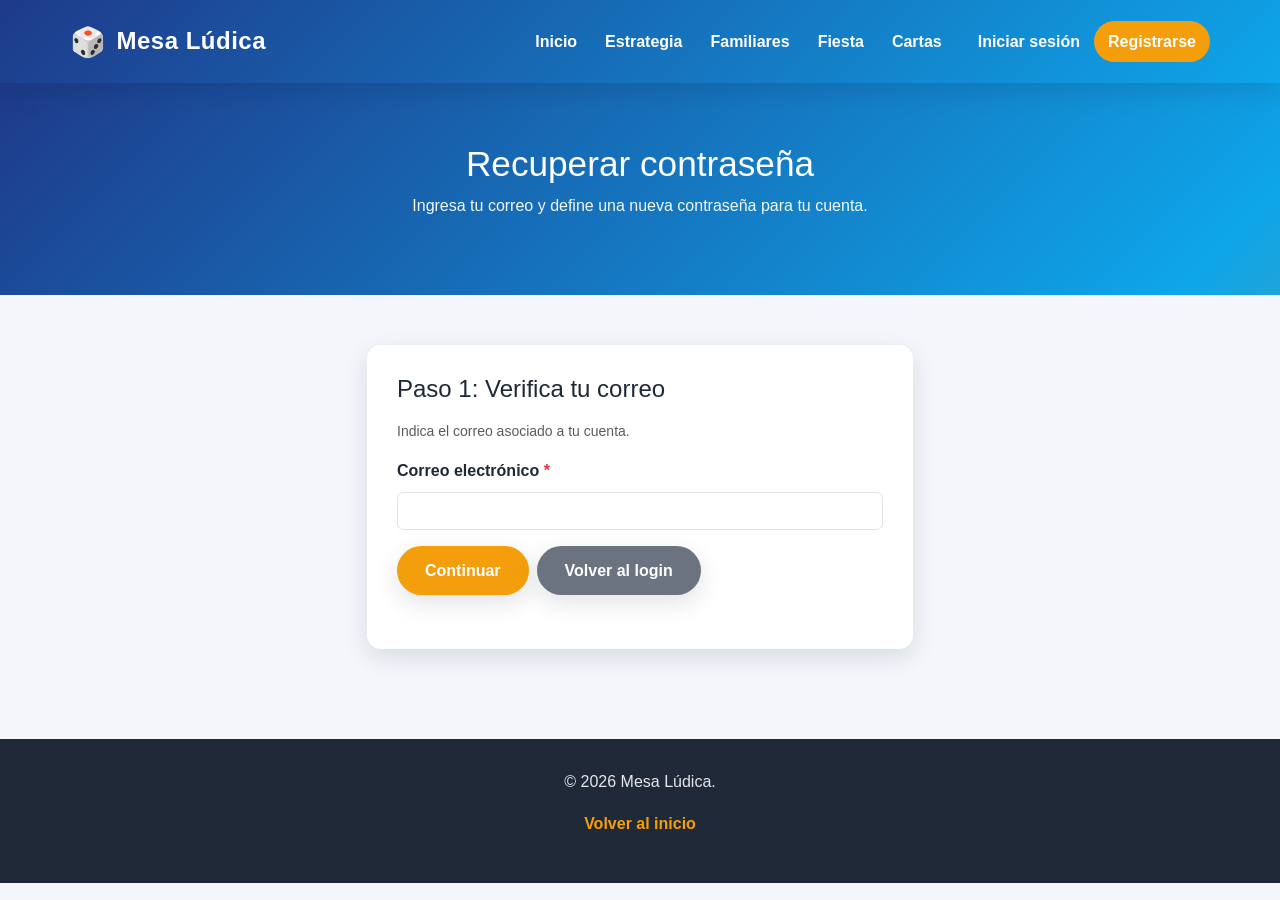
<file: recuperar.html>
<!DOCTYPE html>
<html lang="es">
<head>
  <meta charset="UTF-8">
  <meta name="viewport" content="width=device-width, initial-scale=1.0">
  <title>Recuperar contraseña | Mesa Lúdica</title>

  <link href="https://cdn.jsdelivr.net/npm/bootstrap@5.3.3/dist/css/bootstrap.min.css" rel="stylesheet">
  <link rel="stylesheet" href="css/styles.css">
</head>
<body>

  <header class="cabecera sticky-top">
    <nav class="navbar navbar-expand-lg container">
      <a class="navbar-brand logo" href="index.html">
        <span>🎲</span> Mesa Lúdica
      </a>
      <button class="navbar-toggler" type="button" data-bs-toggle="collapse"
              data-bs-target="#navMenu" aria-controls="navMenu"
              aria-expanded="false" aria-label="Abrir navegación">
        <span class="navbar-toggler-icon"></span>
      </button>
      <div class="collapse navbar-collapse" id="navMenu">
        <ul class="navbar-nav ms-auto align-items-lg-center menu"></ul>
      </div>
    </nav>
  </header>

  <section class="banner-registro">
    <h1>Recuperar contraseña</h1>
    <p>Ingresa tu correo y define una nueva contraseña para tu cuenta.</p>
  </section>

  <main>
    <section class="seccion">
      <div class="container">
        <div class="row justify-content-center">
          <div class="col-12 col-md-8 col-lg-6">

            <!-- PASO 1: pedir el correo -->
            <div class="formulario-card" id="bloque-paso1">
              <h2 class="h4 mb-3">Paso 1: Verifica tu correo</h2>
              <p class="text-muted small">Indica el correo asociado a tu cuenta.</p>

              <form id="form-recuperar-paso1" novalidate>
                <div class="mb-3">
                  <label for="email" class="form-label">Correo electrónico <span class="text-danger">*</span></label>
                  <input type="email" class="form-control" id="email" name="email" autocomplete="email" required>
                  <div class="invalid-feedback">Ingresa un correo válido.</div>
                </div>

                <div class="d-flex flex-wrap gap-2">
                  <button type="submit" class="boton">Continuar</button>
                  <a href="login.html" class="boton boton-secundario">Volver al login</a>
                </div>

                <div id="alerta-paso1" class="mt-4" role="status" aria-live="polite"></div>
              </form>
            </div>

            <!-- PASO 2: nueva contraseña -->
            <div class="formulario-card mt-4 d-none" id="bloque-paso2">
              <h2 class="h4 mb-3">Paso 2: Define tu nueva contraseña</h2>
              <p class="text-muted small">Cuenta: <strong id="cuenta-detectada">—</strong></p>

              <form id="form-recuperar-paso2" novalidate>
                <div class="mb-3">
                  <label for="password" class="form-label">Nueva contraseña <span class="text-danger">*</span></label>
                  <div class="input-group">
                    <input type="password" class="form-control" id="password" name="password"
                           autocomplete="new-password" minlength="6" maxlength="18" required>
                    <button type="button" class="btn btn-outline-secondary" id="toggle-password" aria-label="Mostrar u ocultar contraseña">Mostrar</button>
                    <div class="invalid-feedback">Entre 6 y 18 caracteres, con mayúscula, número y un símbolo especial.</div>
                  </div>
                  <div class="form-text">Entre 6 y 18 caracteres, al menos una mayúscula, un número y un símbolo (!@#$...).</div>
                </div>

                <div class="mb-3">
                  <label for="password2" class="form-label">Repetir nueva contraseña <span class="text-danger">*</span></label>
                  <input type="password" class="form-control" id="password2" name="password2" autocomplete="new-password" required>
                  <div class="invalid-feedback">Las contraseñas no coinciden.</div>
                </div>

                <div class="d-flex flex-wrap gap-2 mt-3">
                  <button type="submit" class="boton">Actualizar contraseña</button>
                  <button type="button" class="boton boton-secundario" id="btn-volver-paso1">Cambiar correo</button>
                </div>

                <div id="alerta-paso2" class="mt-4" role="status" aria-live="polite"></div>
              </form>
            </div>

          </div>
        </div>
      </div>
    </section>
  </main>

  <footer class="pie-pagina">
    <p>&copy; 2026 Mesa Lúdica.</p>
    <p><a href="index.html">Volver al inicio</a></p>
  </footer>

  <!-- Modal de éxito -->
  <div class="modal fade" id="modalExito" tabindex="-1" aria-labelledby="modalExitoLabel" aria-hidden="true">
    <div class="modal-dialog modal-dialog-centered">
      <div class="modal-content">
        <div class="modal-header modal-header-exito">
          <h5 class="modal-title" id="modalExitoLabel">¡Contraseña actualizada! 🔐</h5>
          <button type="button" class="btn-close btn-close-white" data-bs-dismiss="modal" aria-label="Cerrar"></button>
        </div>
        <div class="modal-body">
          <p class="mb-0">Tu contraseña se actualizó correctamente. Ya puedes iniciar sesión con la nueva clave.</p>
        </div>
        <div class="modal-footer">
          <a href="index.html" class="boton boton-secundario">Volver al inicio</a>
          <a href="login.html" class="boton">Ir a iniciar sesión</a>
        </div>
      </div>
    </div>
  </div>

  <script src="https://cdn.jsdelivr.net/npm/bootstrap@5.3.3/dist/js/bootstrap.bundle.min.js"></script>
  <script src="js/datos.js"></script>
  <script src="js/auth.js"></script>
  <script src="js/main.js"></script>
  <script src="js/recuperar.js"></script>
</body>
</html>
</file>
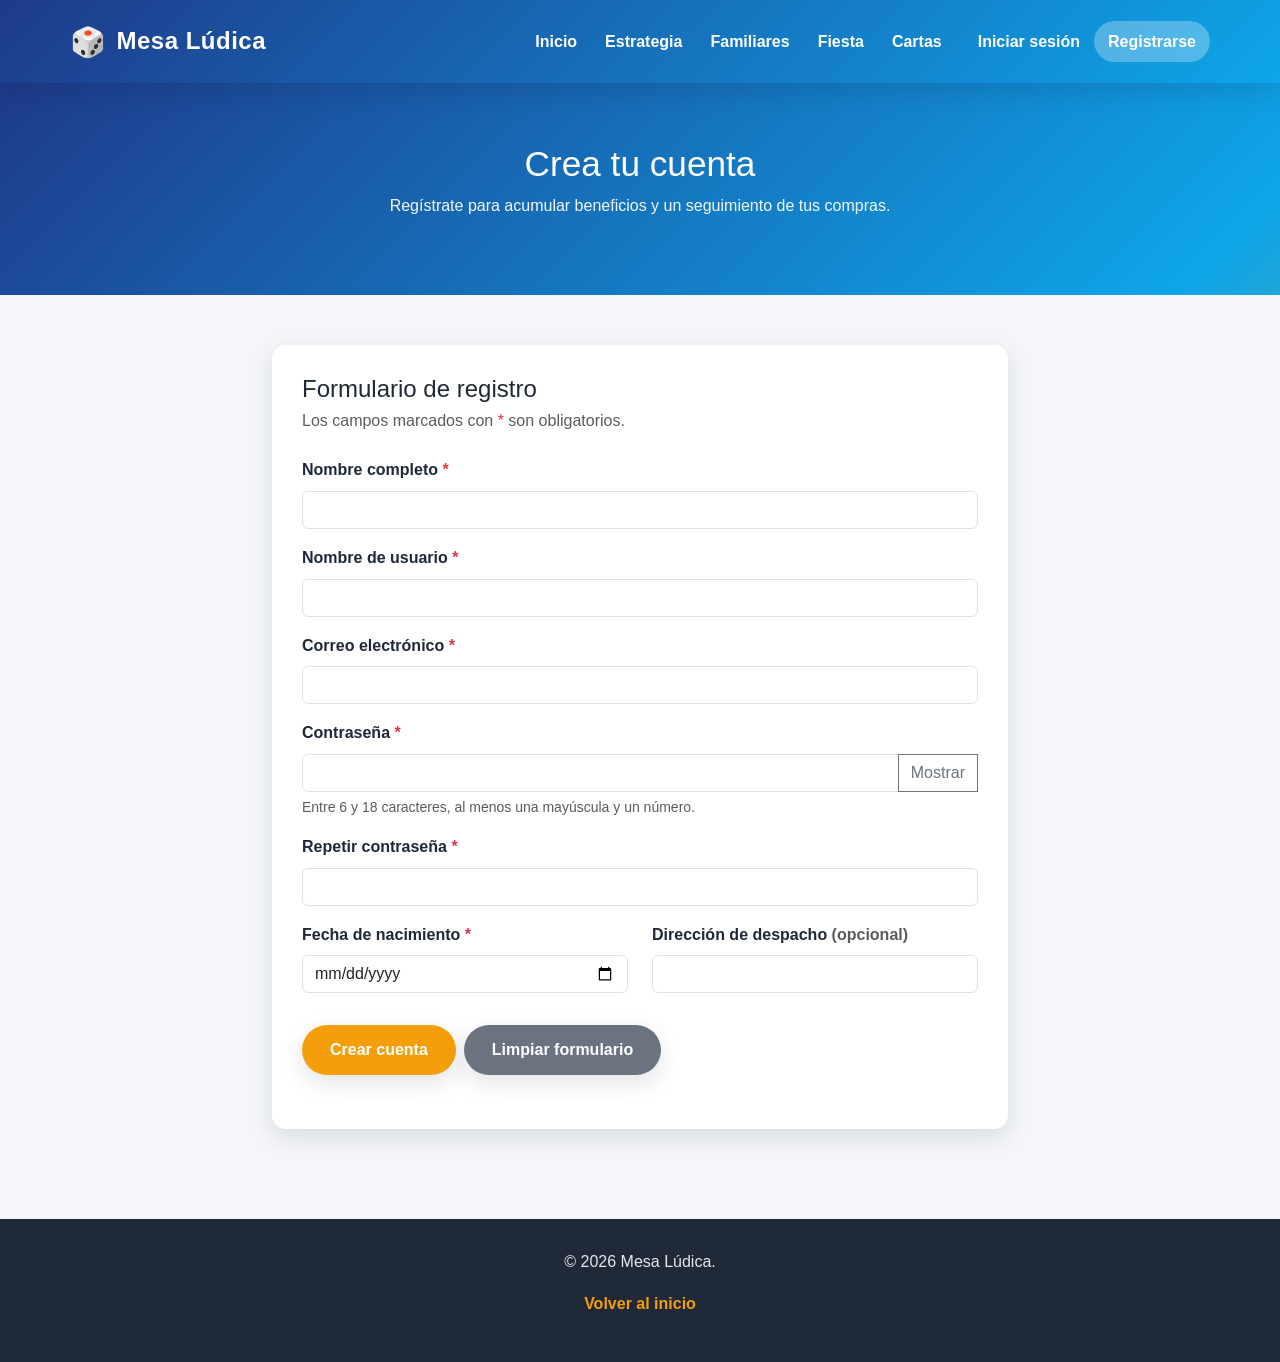
<file: registro.html>
<!DOCTYPE html>
<html lang="es">
<head>
  <meta charset="UTF-8">
  <meta name="viewport" content="width=device-width, initial-scale=1.0">
  <title>Registro | Mesa Lúdica</title>

  <link href="https://cdn.jsdelivr.net/npm/bootstrap@5.3.3/dist/css/bootstrap.min.css" rel="stylesheet">
  <link rel="stylesheet" href="css/styles.css">
</head>
<body>

  <header class="cabecera sticky-top">
    <nav class="navbar navbar-expand-lg container">
      <a class="navbar-brand logo" href="index.html">
        <span>🎲</span> Mesa Lúdica
      </a>
      <button class="navbar-toggler" type="button" data-bs-toggle="collapse"
              data-bs-target="#navMenu" aria-controls="navMenu"
              aria-expanded="false" aria-label="Abrir navegación">
        <span class="navbar-toggler-icon"></span>
      </button>
      <div class="collapse navbar-collapse" id="navMenu">
        <ul class="navbar-nav ms-auto align-items-lg-center menu">
          <li class="nav-item"><a class="nav-link" href="index.html">Inicio</a></li>
          <li class="nav-item"><a class="nav-link" href="estrategia.html">Estrategia</a></li>
          <li class="nav-item"><a class="nav-link" href="familiares.html">Familiares</a></li>
          <li class="nav-item"><a class="nav-link" href="fiesta.html">Fiesta</a></li>
          <li class="nav-item"><a class="nav-link" href="cartas.html">Cartas</a></li>
          <li class="nav-item ms-lg-2"><a class="nav-link nav-cta" href="registro.html">Registrarse</a></li>
        </ul>
      </div>
    </nav>
  </header>

  <section class="banner-registro">
    <h1>Crea tu cuenta</h1>
    <p>Regístrate para acumular beneficios y un seguimiento de tus compras.</p>
  </section>

  <main>
    <section class="seccion">
      <div class="container">
        <div class="row justify-content-center">
          <div class="col-12 col-md-10 col-lg-8">

            <div class="formulario-card">
              <h2 class="h4 mb-1">Formulario de registro</h2>
              <p class="text-muted mb-4">Los campos marcados con <span class="text-danger">*</span> son obligatorios.</p>

              <form id="form-registro" novalidate>

                <div class="mb-3">
                  <label for="nombre" class="form-label">Nombre completo <span class="text-danger">*</span></label>
                  <input type="text" class="form-control" id="nombre" name="nombre" autocomplete="name" required>
                  <div class="invalid-feedback">Ingresa tu nombre completo.</div>
                </div>

                <div class="mb-3">
                  <label for="usuario" class="form-label">Nombre de usuario <span class="text-danger">*</span></label>
                  <input type="text" class="form-control" id="usuario" name="usuario" autocomplete="username" required>
                  <div class="invalid-feedback">Ingresa un nombre de usuario.</div>
                </div>

                <div class="mb-3">
                  <label for="email" class="form-label">Correo electrónico <span class="text-danger">*</span></label>
                  <input type="email" class="form-control" id="email" name="email" autocomplete="email" required>
                  <div class="invalid-feedback">Ingresa un correo electrónico válido.</div>
                </div>

                <div class="mb-3">
                  <label for="password" class="form-label">Contraseña <span class="text-danger">*</span></label>
                  <div class="input-group">
                    <input type="password" class="form-control" id="password" name="password"
                           autocomplete="new-password" minlength="6" maxlength="18" required>
                    <button type="button" class="btn btn-outline-secondary" id="toggle-password" aria-label="Mostrar u ocultar contraseña">Mostrar</button>
                    <div class="invalid-feedback">Entre 6 y 18 caracteres, con al menos una mayúscula y un número.</div>
                  </div>
                  <div class="form-text">Entre 6 y 18 caracteres, al menos una mayúscula y un número.</div>
                </div>

                <div class="mb-3">
                  <label for="password2" class="form-label">Repetir contraseña <span class="text-danger">*</span></label>
                  <input type="password" class="form-control" id="password2" name="password2" autocomplete="new-password" required>
                  <div class="invalid-feedback">Las contraseñas no coinciden.</div>
                </div>

                <div class="row">
                  <div class="col-12 col-md-6 mb-3">
                    <label for="nacimiento" class="form-label">Fecha de nacimiento <span class="text-danger">*</span></label>
                    <input type="date" class="form-control" id="nacimiento" name="nacimiento" required>
                    <div class="invalid-feedback">Debes tener al menos 13 años para registrarte.</div>
                  </div>
                  <div class="col-12 col-md-6 mb-3">
                    <label for="direccion" class="form-label">Dirección de despacho <span class="text-muted">(opcional)</span></label>
                    <input type="text" class="form-control" id="direccion" name="direccion" autocomplete="street-address">
                  </div>
                </div>

                <div class="d-flex flex-wrap gap-2 mt-3">
                  <button type="submit" class="boton">Crear cuenta</button>
                  <button type="reset" class="boton boton-secundario" id="btn-limpiar">Limpiar formulario</button>
                </div>

                <div id="alerta-resultado" class="mt-4" role="status" aria-live="polite"></div>
              </form>
            </div>

          </div>
        </div>
      </div>
    </section>
  </main>

  <footer class="pie-pagina">
    <p>&copy; 2026 Mesa Lúdica.</p>
    <p><a href="index.html">Volver al inicio</a></p>
  </footer>

  <!-- Modal de éxito -->
  <div class="modal fade" id="modalExito" tabindex="-1" aria-labelledby="modalExitoLabel" aria-hidden="true">
    <div class="modal-dialog modal-dialog-centered">
      <div class="modal-content">
        <div class="modal-header modal-header-exito">
          <h5 class="modal-title" id="modalExitoLabel">¡Registro exitoso! 🎉</h5>
          <button type="button" class="btn-close btn-close-white" data-bs-dismiss="modal" aria-label="Cerrar"></button>
        </div>
        <div class="modal-body">
          <p id="modal-mensaje" class="mb-0">Tu cuenta fue creada correctamente.</p>
        </div>
        <div class="modal-footer">
          <button type="button" class="boton boton-secundario" data-bs-dismiss="modal">Quedarme aquí</button>
          <a href="index.html" class="boton">Volver al inicio</a>
        </div>
      </div>
    </div>
  </div>

  <script src="https://cdn.jsdelivr.net/npm/bootstrap@5.3.3/dist/js/bootstrap.bundle.min.js"></script>
  <script src="js/datos.js"></script>
  <script src="js/auth.js"></script>
  <script src="js/main.js"></script>
  <script src="js/registro.js"></script>
</body>
</html>
</file>
<file: css/styles.css>
/* ============================================================
   Mesa Lúdica - Hoja de estilos principal
   DSY2202 - Desarrollo Full Stack II - Experiencia 1, Semana 3
   ============================================================ */

/* ----- 1. VARIABLES CSS (variables personalizadas) ----- */
:root {
  /* Paleta de marca */
  --color-primario: #1e3a8a;
  --color-secundario: #0ea5e9;
  --color-acento: #f59e0b;
  --color-exito: #16a34a;
  --color-peligro: #dc2626;

  /* Neutros */
  --color-fondo: #f4f6fb;
  --color-superficie: #ffffff;
  --color-texto: #1f2937;
  --color-texto-suave: #6b7280;

  /* Colores por categoría */
  --cat-estrategia: #1e3a8a;
  --cat-familiares: #15803d;
  --cat-fiesta: #9333ea;
  --cat-cartas: #b45309;

  /* Tipografía y espaciado */
  --fuente-base: "Segoe UI", Roboto, Helvetica, Arial, sans-serif;
  --radio: 14px;
  --sombra: 0 8px 24px rgba(15, 23, 42, 0.12);
  --sombra-fuerte: 0 14px 36px rgba(15, 23, 42, 0.22);
  --transicion: 0.3s ease;
  --ancho-max: 1100px;

  /* Override de variables de Bootstrap para que use nuestra paleta */
  --bs-primary: var(--color-primario);
  --bs-primary-rgb: 30, 58, 138;
}

/* ----- 2. RESET BÁSICO ----- */
html {
  scroll-behavior: smooth; /* desplazamiento suave */
}

body {
  font-family: var(--fuente-base);
  color: var(--color-texto);
  background-color: var(--color-fondo);
  line-height: 1.6;
}

img {
  max-width: 100%;
  display: block;
}

a {
  text-decoration: none;
  color: inherit;
}

/* ----- 3. ANIMACIONES (@keyframes) ----- */

/* (1) Aparición suave de elementos
   Se anima solo translateY (sin opacity:0 inicial) para que si la animación
   no se completa en mobile, las tarjetas sigan siendo visibles. */
@keyframes aparecer {
  from { transform: translateY(24px); }
  to   { transform: translateY(0); }
}

/* (2) Aparición suave del encabezado
   Nota: NO se usa transform aquí porque el header es sticky-top y
   combinar position: sticky + transform rompe el sticky en navegadores móviles. */
@keyframes bajarHeader {
  from { opacity: 0; }
  to   { opacity: 1; }
}

/* (3) Latido para resaltar la etiqueta de descuento */
@keyframes latir {
  0%, 100% { transform: scale(1); }
  50%      { transform: scale(1.12); }
}

/* (4) Flotación para los iconos/imágenes destacadas */
@keyframes flotar {
  0%, 100% { transform: translateY(0); }
  50%      { transform: translateY(-10px); }
}

/* (5) Brillo que recorre el hero */
@keyframes brillo {
  0%   { background-position: -200% center; }
  100% { background-position: 200% center; }
}

/* ----- 4. UTILIDADES ----- */
.seccion {
  padding: 50px 0;
}

.titulo-seccion {
  font-size: 2rem;
  text-align: center;
  margin-bottom: 8px;
}

.subtitulo-seccion {
  text-align: center;
  color: var(--color-texto-suave);
  margin-bottom: 40px;
}

/* ----- 5. ENCABEZADO Y NAVEGACIÓN (Bootstrap navbar + estilos propios) ----- */
.cabecera {
  background: linear-gradient(135deg, var(--color-primario), var(--color-secundario));
  color: #fff;
  box-shadow: var(--sombra);
  animation: bajarHeader 0.6s ease both;
  transition: padding var(--transicion), box-shadow var(--transicion);
}

/* clase aplicada con JS cuando el usuario hace scroll */
.cabecera.cabecera-scrolled .navbar {
  padding-top: 0.35rem;
  padding-bottom: 0.35rem;
}
.cabecera.cabecera-scrolled {
  box-shadow: var(--sombra-fuerte);
}

.cabecera .navbar {
  padding-top: 0.85rem;
  padding-bottom: 0.85rem;
}

.cabecera .navbar-brand.logo {
  color: #fff;
  font-size: 1.5rem;
  font-weight: 700;
  letter-spacing: 0.5px;
  display: flex;
  align-items: center;
  gap: 10px;
}

.cabecera .navbar-brand.logo span {
  font-size: 1.8rem;
  display: inline-block;
  animation: flotar 3s ease-in-out infinite;
}

.cabecera .navbar-nav .nav-link {
  color: #ffffff;
  font-weight: 600;
  padding: 8px 14px;
  border-radius: 999px;
  transition: background var(--transicion), transform var(--transicion);
}

.cabecera .navbar-nav .nav-link:hover,
.cabecera .navbar-nav .nav-link:focus {
  background: rgba(255, 255, 255, 0.22);
  transform: translateY(-2px);
  color: #fff;
}

.cabecera .navbar-nav .nav-link.active {
  background: rgba(255, 255, 255, 0.28);
}

/* botón "Registrarse" destacado en la navbar */
.cabecera .nav-link.nav-cta {
  background: var(--color-acento);
  color: #fff;
}

.cabecera .nav-link.nav-cta:hover,
.cabecera .nav-link.nav-cta:focus {
  background: #e08e07;
  color: #fff;
}

/* botón hamburguesa: ícono blanco */
.cabecera .navbar-toggler {
  border-color: rgba(255, 255, 255, 0.4);
}
.cabecera .navbar-toggler:focus {
  box-shadow: 0 0 0 0.2rem rgba(255, 255, 255, 0.25);
}
.cabecera .navbar-toggler-icon {
  background-image: url("data:image/svg+xml,%3csvg xmlns='http://www.w3.org/2000/svg' viewBox='0 0 30 30'%3e%3cpath stroke='rgba%28255,255,255,0.95%29' stroke-linecap='round' stroke-miterlimit='10' stroke-width='2' d='M4 7h22M4 15h22M4 23h22'/%3e%3c/svg%3e");
}

/* dropdowns de la navbar (escritorio) */
.cabecera .dropdown-menu {
  border: none;
  border-radius: 12px;
  box-shadow: var(--sombra-fuerte);
  margin-top: 6px;
  padding: 6px;
}

.cabecera .dropdown-item {
  border-radius: 8px;
  font-weight: 600;
  color: var(--color-texto);
  padding: 8px 14px;
  transition: background var(--transicion);
}

.cabecera .dropdown-item:hover,
.cabecera .dropdown-item:focus {
  background: var(--color-fondo);
  color: var(--color-primario);
}

.cabecera .dropdown-item.active {
  background: var(--color-primario);
  color: #fff;
}

/* badge del carrito */
.cabecera .nav-link .badge {
  font-size: 0.75rem;
  padding: 0.25em 0.55em;
  border-radius: 999px;
  vertical-align: middle;
}

/* ----- 6. HERO (portada de inicio) ----- */
.hero {
  text-align: center;
  padding: 70px 20px;
  background: linear-gradient(120deg, #e0f2fe, #ede9fe, #fef3c7);
  background-size: 200% auto;
  animation: brillo 8s linear infinite;
}

.hero h1 {
  font-size: 2.6rem;
  margin-bottom: 12px;
  color: var(--color-primario);
}

.hero p {
  font-size: 1.15rem;
  color: var(--color-texto-suave);
  max-width: 620px;
  margin: 0 auto 24px;
}

.boton {
  display: inline-block;
  background: var(--color-acento);
  color: #fff;
  padding: 12px 28px;
  border: none;
  border-radius: 999px;
  font-weight: 700;
  box-shadow: var(--sombra);
  transition: transform var(--transicion), box-shadow var(--transicion), background var(--transicion);
  cursor: pointer;
}

.boton:hover {
  transform: translateY(-3px) scale(1.03);
  box-shadow: var(--sombra-fuerte);
  color: #fff;
}

.boton-secundario {
  background: var(--color-texto-suave);
}
.boton-secundario:hover {
  background: #4b5563;
}

/* botón "agregar al carrito" dentro de las fichas */
.boton-agregar {
  display: inline-flex;
  align-items: center;
  gap: 6px;
  padding: 8px 16px;
  font-size: 0.9rem;
  background: var(--color-exito);
}
.boton-agregar:hover {
  background: #15803d;
}

/* ----- 7. TARJETAS DE CATEGORÍA (página principal) ----- */
/* Bootstrap maneja el grid con row/col; estos estilos son sólo visuales. */
.tarjeta-categoria {
  background: var(--color-superficie);
  border-radius: var(--radio);
  overflow: hidden;
  box-shadow: var(--sombra);
  transition: transform var(--transicion), box-shadow var(--transicion);
  animation: aparecer 0.6s ease both;
  display: flex;
  flex-direction: column;
}

.tarjeta-categoria:hover {
  transform: translateY(-8px);
  box-shadow: var(--sombra-fuerte);
}

.tarjeta-categoria img {
  width: 100%;
  height: 170px;
  object-fit: cover;
}

.tarjeta-categoria .cuerpo {
  padding: 18px;
  text-align: center;
  flex-grow: 1;
  display: flex;
  flex-direction: column;
}

.tarjeta-categoria h3 {
  font-size: 1.3rem;
  margin-bottom: 6px;
}

.tarjeta-categoria p {
  color: var(--color-texto-suave);
  font-size: 0.95rem;
  margin-bottom: 14px;
  flex-grow: 1;
}

/* ----- 8. BANNER DE CATEGORÍA (página interior) ----- */
.banner-categoria {
  position: relative;
  color: #fff;
  text-align: center;
  padding: 60px 20px;
  background-size: cover;
  background-position: center;
}

.banner-categoria::after {
  /* pseudo-elemento que oscurece la imagen para legibilidad */
  content: "";
  position: absolute;
  inset: 0;
  background: rgba(15, 23, 42, 0.45);
}

.banner-categoria h1,
.banner-categoria p {
  position: relative;
  z-index: 1;
}

.banner-categoria h1 {
  font-size: 2.4rem;
  margin-bottom: 8px;
}

/* ----- 9. FICHAS DE JUEGOS ----- */
.ficha {
  position: relative;
  background: var(--color-superficie);
  border-radius: var(--radio);
  overflow: hidden;
  box-shadow: var(--sombra);
  display: flex;
  flex-direction: column;
  transition: transform var(--transicion), box-shadow var(--transicion);
  animation: aparecer 0.6s ease both;
}

.ficha:hover {
  transform: translateY(-8px);
  box-shadow: var(--sombra-fuerte);
}

.ficha img {
  width: 100%;
  height: 200px;
  object-fit: cover;
}

.ficha .cuerpo {
  padding: 18px;
  display: flex;
  flex-direction: column;
  flex-grow: 1;
}

.ficha h3 {
  font-size: 1.25rem;
  margin-bottom: 8px;
}

.ficha .descripcion {
  color: var(--color-texto-suave);
  font-size: 0.95rem;
  margin-bottom: 16px;
  flex-grow: 1;
}

.ficha .pie {
  display: flex;
  align-items: center;
  justify-content: space-between;
  flex-wrap: wrap;
  gap: 8px;
}

/* Precios */
.precio {
  font-size: 1.35rem;
  font-weight: 700;
  color: var(--color-primario);
}

.precio-antiguo {
  font-size: 0.95rem;
  color: var(--color-texto-suave);
  text-decoration: line-through;
  margin-right: 6px;
}

/* Etiqueta de descuento */
.etiqueta-descuento {
  position: absolute;
  top: 14px;
  right: 14px;
  background: var(--color-peligro);
  color: #fff;
  font-weight: 700;
  font-size: 0.85rem;
  padding: 6px 12px;
  border-radius: 999px;
  box-shadow: var(--sombra);
  animation: latir 1.4s ease-in-out infinite;
  z-index: 2;
}

.etiqueta-sin-descuento {
  font-size: 0.8rem;
  color: var(--color-texto-suave);
  font-style: italic;
}

/* ----- 10. FORMULARIOS (registro, login, recuperar, perfil) ----- */
.banner-registro {
  position: relative;
  color: #fff;
  text-align: center;
  padding: 60px 20px;
  background: linear-gradient(135deg, var(--color-primario), var(--color-secundario), var(--color-acento));
  background-size: 200% auto;
  animation: brillo 10s linear infinite;
}

.banner-registro h1 {
  font-size: 2.2rem;
  margin-bottom: 8px;
  position: relative;
  z-index: 1;
}

.banner-registro p {
  position: relative;
  z-index: 1;
  opacity: 0.95;
}

.formulario-card {
  background: var(--color-superficie);
  border-radius: var(--radio);
  box-shadow: var(--sombra);
  padding: 30px;
  animation: aparecer 0.6s ease both;
}

.formulario-card .form-label {
  font-weight: 600;
  color: var(--color-texto);
}

.formulario-card .form-control:focus,
.formulario-card .form-select:focus {
  border-color: var(--color-secundario);
  box-shadow: 0 0 0 0.2rem rgba(14, 165, 233, 0.18);
}

/* Modales de éxito (registro, perfil, recuperación, pago) */
.modal-header-exito {
  background: linear-gradient(135deg, var(--color-exito), #34d399);
  color: #fff;
  border-bottom: none;
}

.modal-header-exito .modal-title {
  font-weight: 700;
}

.modal-content {
  border-radius: var(--radio);
  overflow: hidden;
  border: none;
  box-shadow: var(--sombra-fuerte);
}

.modal-footer {
  border-top: 1px solid #e5e7eb;
  gap: 8px;
  flex-wrap: wrap;
}

/* ----- 11. CARRITO Y TABLAS DE ADMINISTRACIÓN ----- */
.tabla-carrito th,
.tabla-admin th {
  background: var(--color-fondo);
  color: var(--color-texto);
  font-weight: 700;
  border-bottom: 2px solid #e5e7eb;
}

.tabla-carrito td,
.tabla-admin td {
  vertical-align: middle;
}

.img-carrito {
  width: 64px;
  height: 64px;
  object-fit: cover;
  border-radius: 10px;
  box-shadow: var(--sombra);
}

.img-mini-compra,
.img-mini-admin {
  width: 44px;
  height: 44px;
  object-fit: cover;
  border-radius: 8px;
}

.input-cantidad {
  max-width: 60px;
}

/* pills de navegación en el panel admin */
.nav-pills .nav-link {
  color: var(--color-primario);
  font-weight: 600;
  border-radius: 999px;
  padding: 8px 22px;
}

.nav-pills .nav-link.active {
  background: var(--color-primario);
  color: #fff;
}

/* ----- 12. TOAST FLOTANTE (notificaciones) ----- */
.toast-flotante {
  position: fixed;
  bottom: 24px;
  right: 24px;
  z-index: 2000;
  background: var(--color-exito);
  color: #fff;
  padding: 14px 22px;
  border-radius: 12px;
  box-shadow: var(--sombra-fuerte);
  font-weight: 600;
  opacity: 0;
  transform: translateY(20px);
  transition: opacity 0.3s ease, transform 0.3s ease;
  max-width: 90vw;
}

.toast-flotante.visible {
  opacity: 1;
  transform: translateY(0);
}

.toast-flotante.toast-error {
  background: var(--color-peligro);
}

/* ----- 13. PIE DE PÁGINA ----- */
.pie-pagina {
  background: var(--color-texto);
  color: #e5e7eb;
  text-align: center;
  padding: 30px 20px;
  margin-top: 40px;
}

.pie-pagina a {
  color: var(--color-acento);
  font-weight: 600;
}

/* ----- 14. DISEÑO RESPONSIVO (media queries) ----- */
/* Bootstrap maneja la cuadrícula; estos retoques afinan tipografías, navbar mobile y formularios. */

/* Tablets y mobile: navbar colapsada */
@media screen and (max-width: 991.98px) {
  .cabecera .navbar-collapse {
    width: 100%;
  }
  .cabecera .navbar-nav {
    width: 100%;
    margin-top: 12px;
    gap: 6px;
  }
  .cabecera .navbar-nav .nav-item {
    width: 100%;
  }
  .cabecera .navbar-nav .nav-link {
    display: block;
    width: 100%;
    text-align: center;
    border-radius: 12px; /* pill completo se ve raro a ancho 100% */
  }
  /* evitar el salto en táctil: el hover/focus no debe desplazar */
  .cabecera .navbar-nav .nav-link:hover,
  .cabecera .navbar-nav .nav-link:focus {
    transform: none;
  }
  /* separar visualmente el CTA del resto */
  .cabecera .nav-item:has(> .nav-cta) {
    margin-top: 6px;
  }
  /* dropdowns dentro del menú colapsado: integrados como sub-menú */
  .cabecera .dropdown-menu {
    background: rgba(255, 255, 255, 0.12);
    box-shadow: none;
    padding: 4px;
    margin: 4px 0 8px;
    border-radius: 12px;
  }
  .cabecera .dropdown-item {
    color: #fff;
    text-align: center;
  }
  .cabecera .dropdown-item:hover,
  .cabecera .dropdown-item:focus {
    background: rgba(255, 255, 255, 0.22);
    color: #fff;
  }
}

/* Tablets */
@media screen and (max-width: 768px) {
  .hero h1 { font-size: 2rem; }
  .titulo-seccion { font-size: 1.6rem; }
  .banner-categoria h1,
  .banner-registro h1 { font-size: 1.8rem; }
  .formulario-card { padding: 22px; }
}

/* Teléfonos */
@media screen and (max-width: 480px) {
  .hero { padding: 50px 16px; }
  .hero h1 { font-size: 1.7rem; }
  .formulario-card { padding: 18px; }
  .boton { padding: 10px 22px; }
}
</file>
